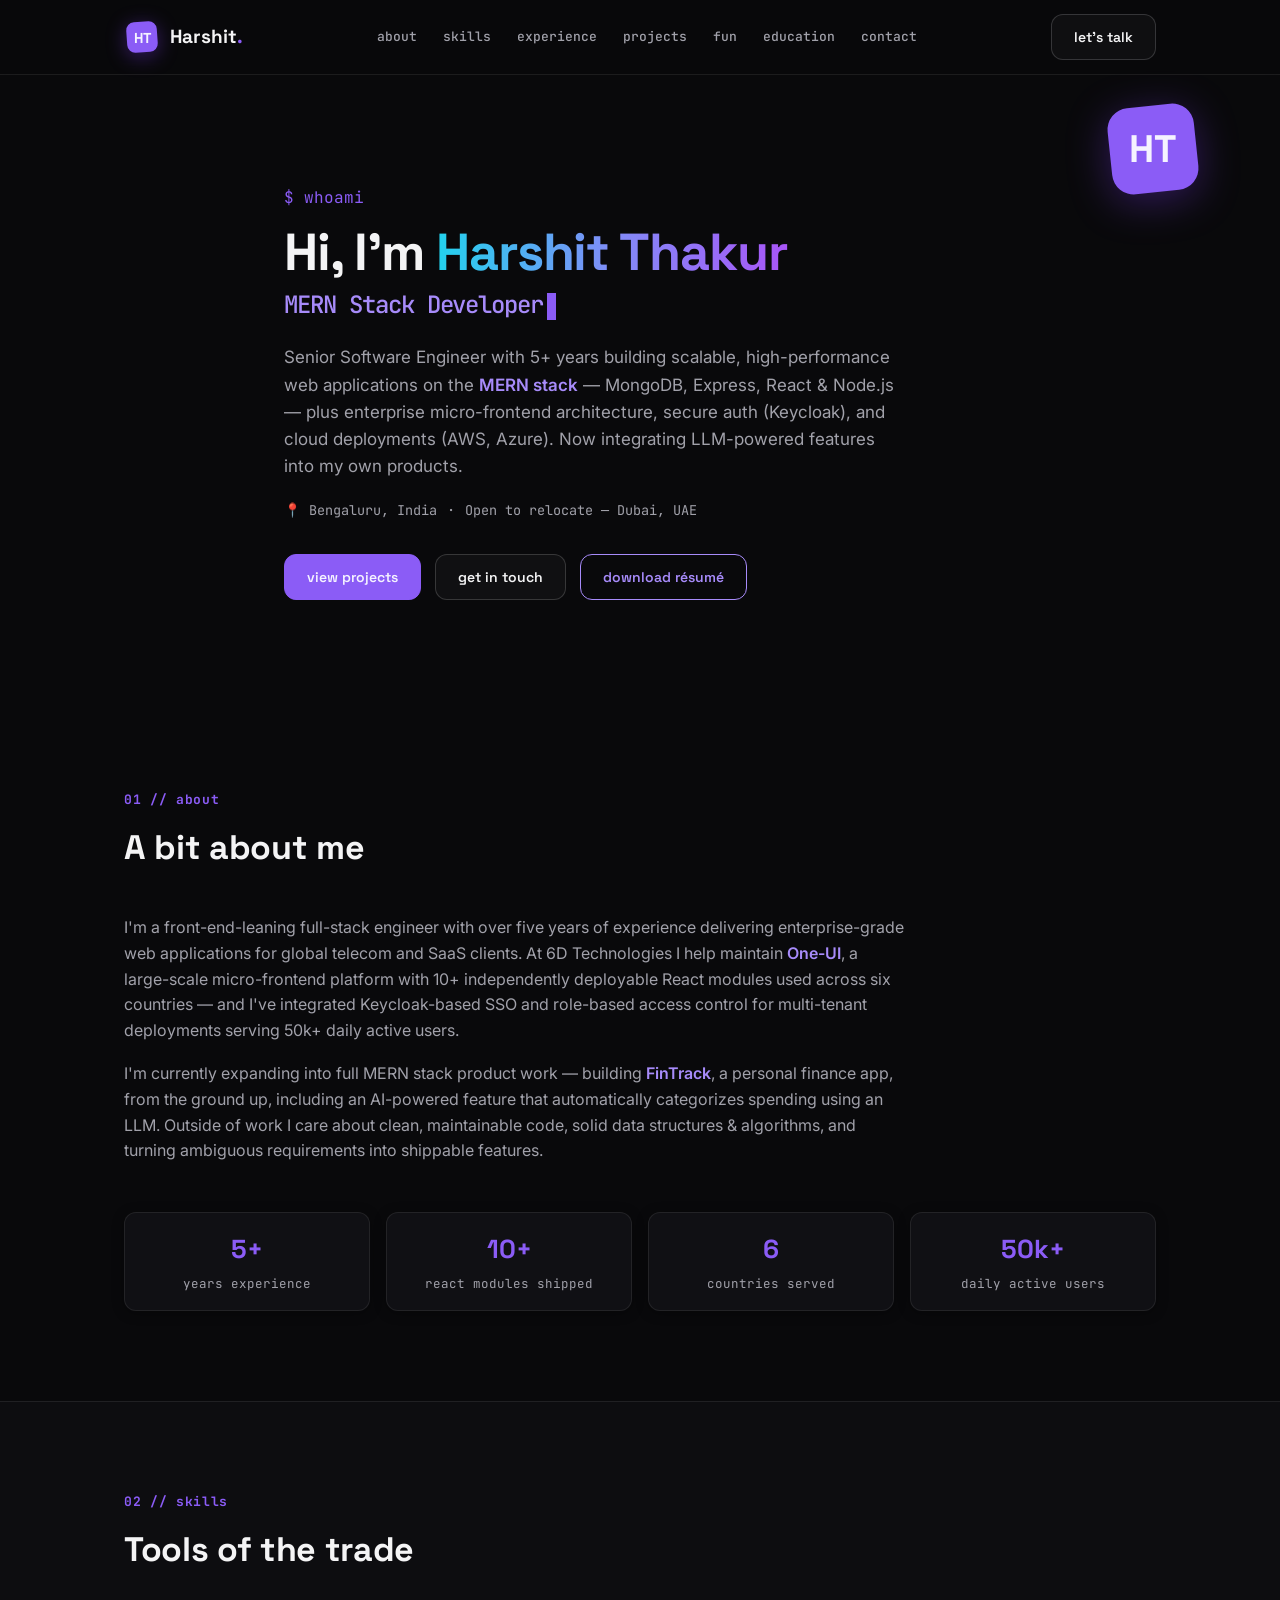
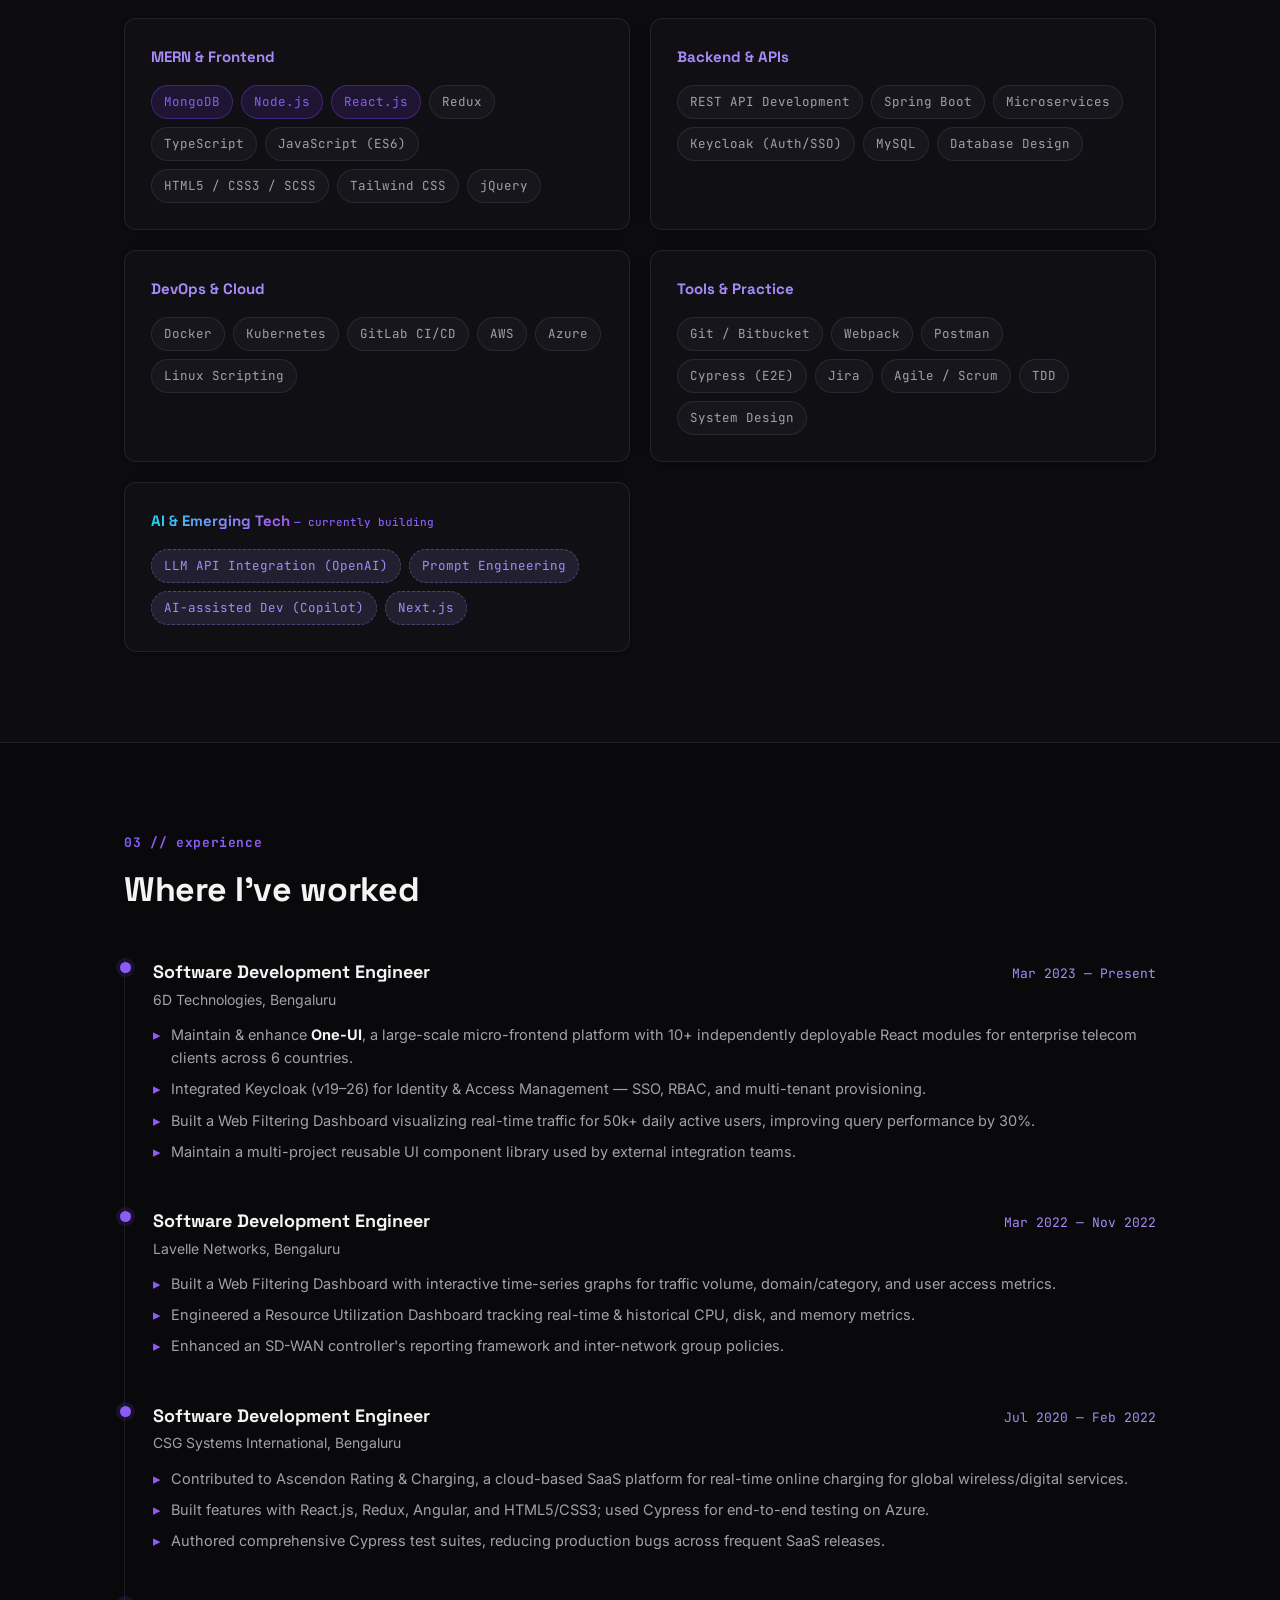
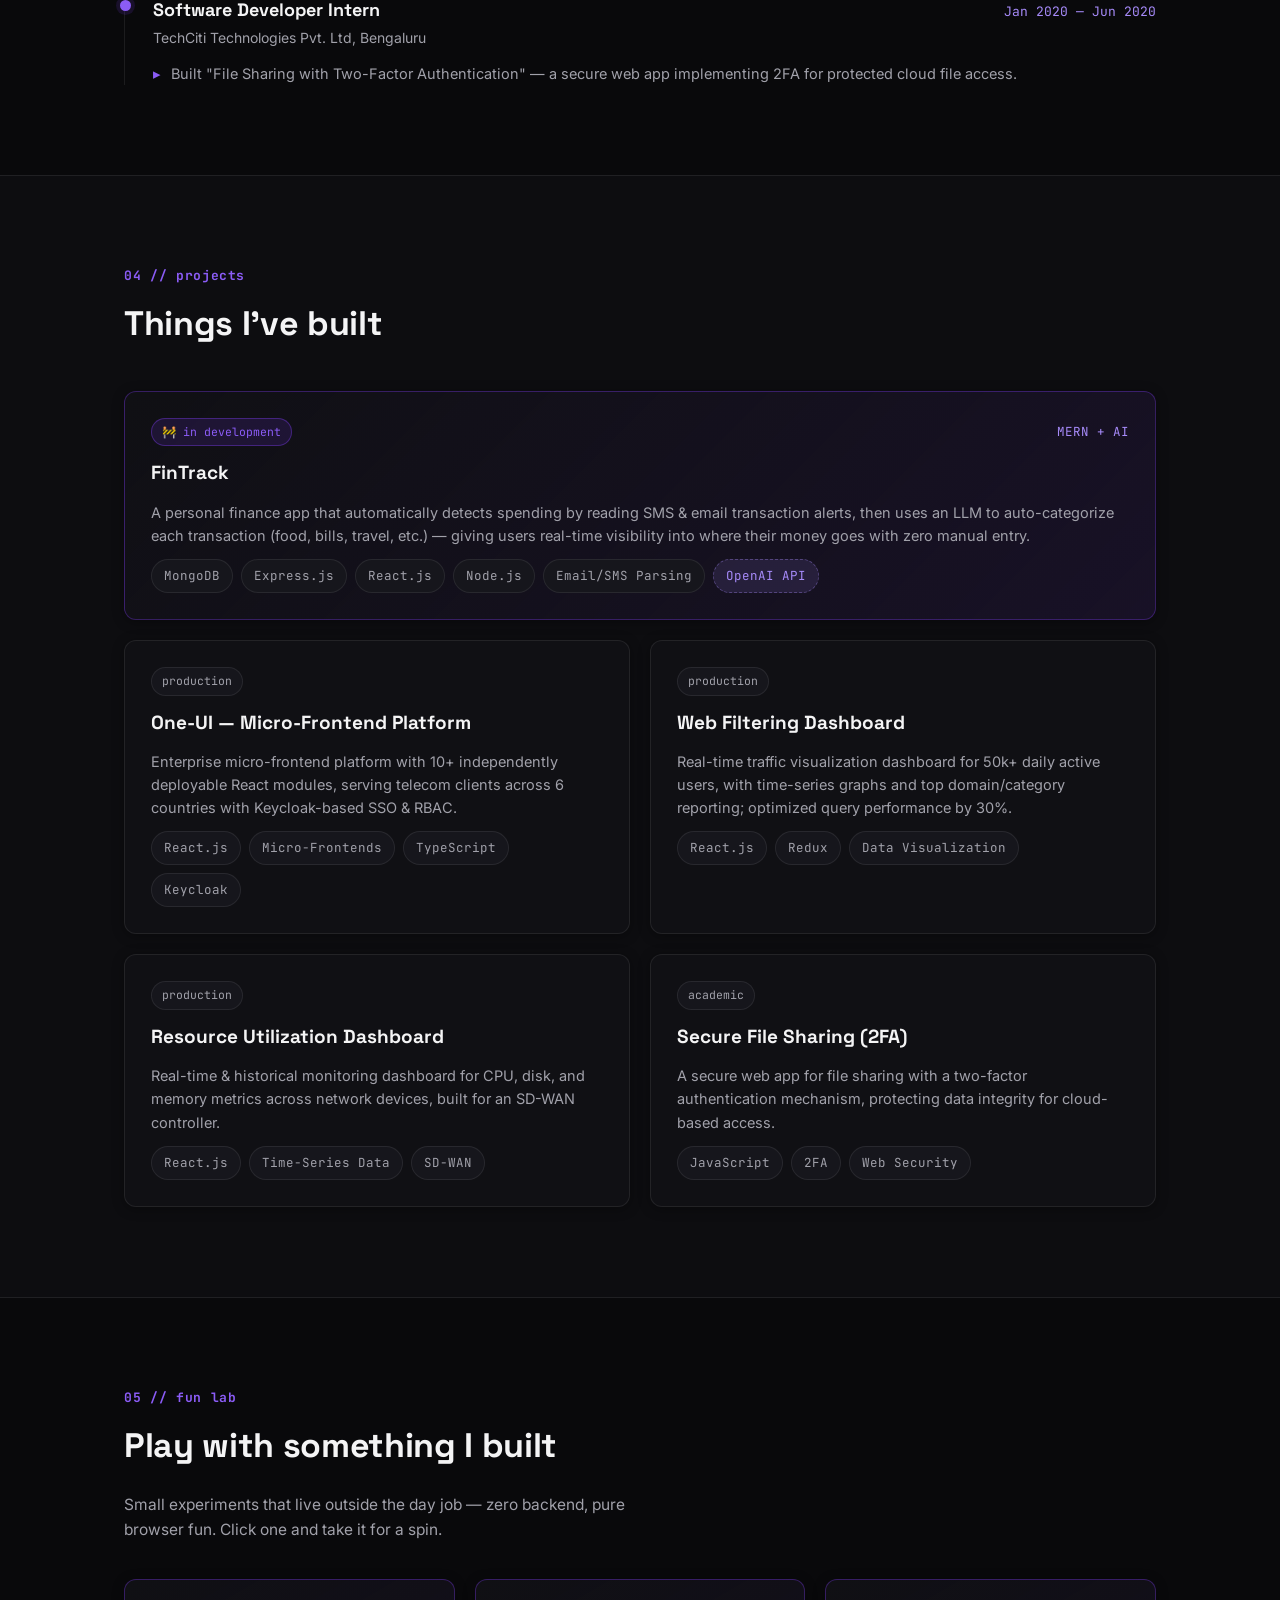
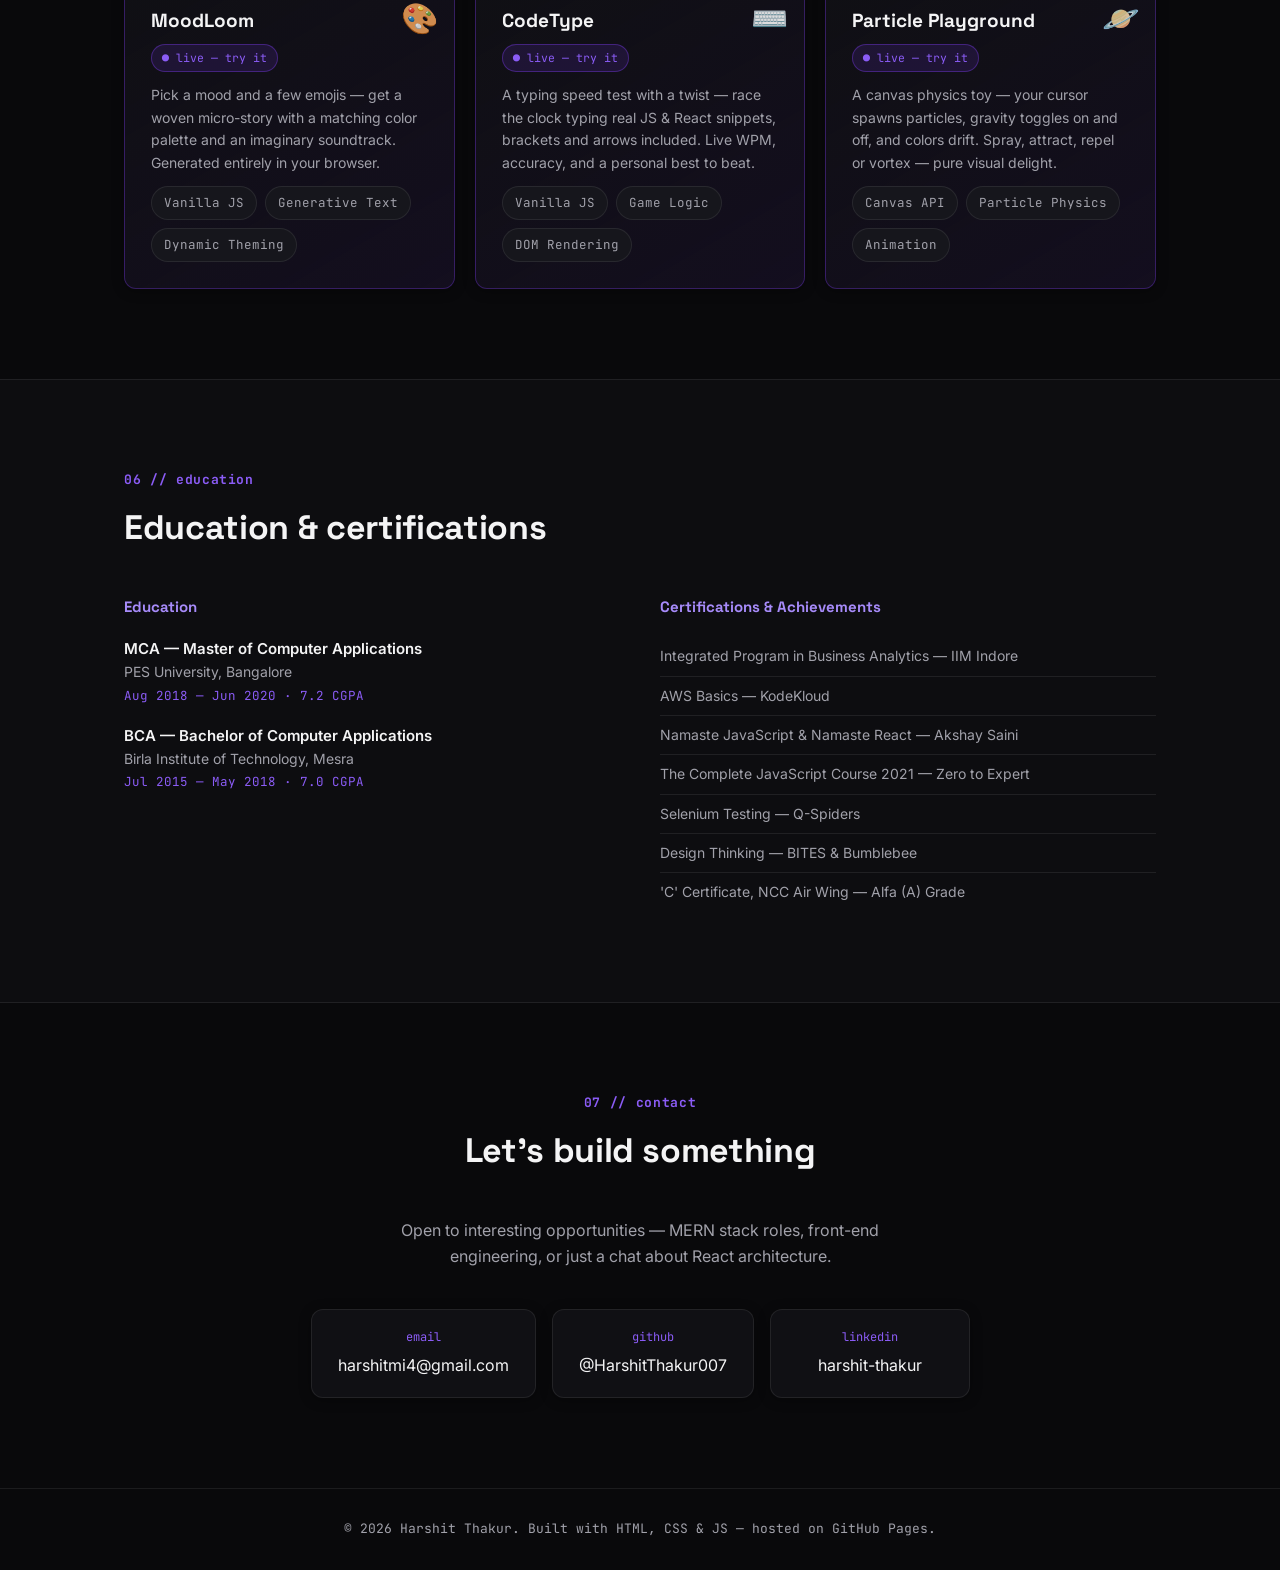
<file: index.html>
<!DOCTYPE html>
<html lang="en">
<head>
<meta charset="UTF-8">
<meta name="viewport" content="width=device-width, initial-scale=1.0">
<title>Harshit Thakur — MERN Stack Developer</title>
<meta name="description" content="Portfolio of Harshit Thakur, Senior Software Engineer & MERN Stack Developer based in Bengaluru.">
<link rel="icon" href="data:image/svg+xml,%3Csvg xmlns='http://www.w3.org/2000/svg' viewBox='0 0 40 40'%3E%3Crect x='3' y='3' width='34' height='34' rx='8' fill='%238B5CF6'/%3E%3Ctext x='20' y='27' font-family='Arial, sans-serif' font-weight='800' font-size='15' fill='%23F5F3FF' text-anchor='middle'%3EHT%3C/text%3E%3C/svg%3E">
<meta name="theme-color" content="#09090b">
<link rel="preconnect" href="https://fonts.googleapis.com">
<link href="https://fonts.googleapis.com/css2?family=Space+Grotesk:wght@500;600;700;800&family=JetBrains+Mono:wght@400;500;700;800&family=Inter:wght@400;500;600;700&display=swap" rel="stylesheet">
<link rel="stylesheet" href="style.css">
</head>
<body>

<!-- NAV -->
<header class="nav" id="nav">
  <div class="nav-inner">
    <a href="#home" class="logo">
      <span class="logo-mark" aria-hidden="true">
        <svg viewBox="0 0 40 40" width="36" height="36">
          <rect x="3" y="3" width="34" height="34" rx="9" style="fill:var(--accent);" transform="rotate(-4 20 20)"/>
          <text x="20" y="27" font-family="'Space Grotesk', sans-serif" font-weight="800" font-size="16" style="fill:var(--on-accent);" text-anchor="middle">HT</text>
        </svg>
      </span>
      <span class="logo-word">Harshit<span class="accent">.</span></span>
    </a>
    <nav class="nav-links" id="navLinks">
      <a href="#about">about</a>
      <a href="#skills">skills</a>
      <a href="#experience">experience</a>
      <a href="#projects">projects</a>
      <a href="#fun">fun</a>
      <a href="#education">education</a>
      <a href="#contact">contact</a>
    </nav>
    <a href="#contact" class="btn btn-ghost nav-cta">let's talk</a>
    <button class="nav-toggle" id="navToggle" aria-label="Toggle menu">
      <span></span><span></span><span></span>
    </button>
  </div>
</header>

<main>

  <!-- HERO -->
  <section class="hero" id="home">
    <div class="hero-badge reveal" aria-hidden="true">
      <svg viewBox="0 0 120 120" width="100" height="100">
        <rect x="8" y="8" width="104" height="104" rx="26" style="fill:var(--accent);" transform="rotate(-6 60 60)"/>
        <text x="60" y="76" font-family="'Space Grotesk', sans-serif" font-weight="800" font-size="46" style="fill:var(--on-accent);" text-anchor="middle">HT</text>
      </svg>
    </div>
    <div class="container hero-inner">
      <p class="mono accent reveal">$ whoami</p>
      <h1 class="reveal">
        Hi, I'm <span class="gradient-text">Harshit Thakur</span>
        <span class="typewriter" id="typewriter"></span>
      </h1>
      <p class="hero-sub reveal">
        Senior Software Engineer with 5+ years building scalable, high-performance web
        applications on the <strong>MERN stack</strong> — MongoDB, Express, React &amp; Node.js —
        plus enterprise micro-frontend architecture, secure auth (Keycloak), and cloud
        deployments (AWS, Azure). Now integrating LLM-powered features into my own products.
      </p>
      <div class="hero-meta reveal">
        <span>📍 Bengaluru, India</span>
        <span>·</span>
        <span>Open to relocate — Dubai, UAE</span>
      </div>
      <div class="hero-actions reveal">
        <a href="#projects" class="btn btn-primary">view projects</a>
        <a href="#contact" class="btn btn-ghost">get in touch</a>
        <a href="Harshit-Thakur-Resume.pdf" class="btn btn-outline" download>download résumé</a>
      </div>
    </div>
  </section>

  <!-- ABOUT -->
  <section class="section" id="about">
    <div class="container">
      <p class="section-tag mono">01 // about</p>
      <h2 class="section-title">A bit about me</h2>
      <div class="about-grid">
        <p class="about-text reveal">
          I'm a front-end-leaning full-stack engineer with over five years of experience
          delivering enterprise-grade web applications for global telecom and SaaS clients.
          At 6D Technologies I help maintain <strong>One-UI</strong>, a large-scale micro-frontend
          platform with 10+ independently deployable React modules used across six countries —
          and I've integrated Keycloak-based SSO and role-based access control for multi-tenant
          deployments serving 50k+ daily active users.
        </p>
        <p class="about-text reveal">
          I'm currently expanding into full MERN stack product work — building
          <strong>FinTrack</strong>, a personal finance app, from the ground up, including an
          AI-powered feature that automatically categorizes spending using an LLM. Outside of
          work I care about clean, maintainable code, solid data structures &amp; algorithms, and
          turning ambiguous requirements into shippable features.
        </p>
      </div>
      <div class="stat-row reveal">
        <div class="stat"><span class="stat-num">5+</span><span class="stat-label">years experience</span></div>
        <div class="stat"><span class="stat-num">10+</span><span class="stat-label">react modules shipped</span></div>
        <div class="stat"><span class="stat-num">6</span><span class="stat-label">countries served</span></div>
        <div class="stat"><span class="stat-num">50k+</span><span class="stat-label">daily active users</span></div>
      </div>
    </div>
  </section>

  <!-- SKILLS -->
  <section class="section section-alt" id="skills">
    <div class="container">
      <p class="section-tag mono">02 // skills</p>
      <h2 class="section-title">Tools of the trade</h2>
      <div class="skills-grid">

        <div class="skill-card reveal">
          <h3>MERN &amp; Frontend</h3>
          <div class="chips">
            <span class="chip chip-accent">MongoDB</span>
            <span class="chip chip-accent">Node.js</span>
            <span class="chip chip-accent">React.js</span>
            <span class="chip">Redux</span>
            <span class="chip">TypeScript</span>
            <span class="chip">JavaScript (ES6)</span>
            <span class="chip">HTML5 / CSS3 / SCSS</span>
            <span class="chip">Tailwind CSS</span>
            <span class="chip">jQuery</span>
          </div>
        </div>

        <div class="skill-card reveal">
          <h3>Backend &amp; APIs</h3>
          <div class="chips">
            <span class="chip">REST API Development</span>
            <span class="chip">Spring Boot</span>
            <span class="chip">Microservices</span>
            <span class="chip">Keycloak (Auth/SSO)</span>
            <span class="chip">MySQL</span>
            <span class="chip">Database Design</span>
          </div>
        </div>

        <div class="skill-card reveal">
          <h3>DevOps &amp; Cloud</h3>
          <div class="chips">
            <span class="chip">Docker</span>
            <span class="chip">Kubernetes</span>
            <span class="chip">GitLab CI/CD</span>
            <span class="chip">AWS</span>
            <span class="chip">Azure</span>
            <span class="chip">Linux Scripting</span>
          </div>
        </div>

        <div class="skill-card reveal">
          <h3>Tools &amp; Practice</h3>
          <div class="chips">
            <span class="chip">Git / Bitbucket</span>
            <span class="chip">Webpack</span>
            <span class="chip">Postman</span>
            <span class="chip">Cypress (E2E)</span>
            <span class="chip">Jira</span>
            <span class="chip">Agile / Scrum</span>
            <span class="chip">TDD</span>
            <span class="chip">System Design</span>
          </div>
        </div>

        <div class="skill-card reveal">
          <h3><span class="gradient-text">AI &amp; Emerging Tech</span> <span class="mono skill-card-note">— currently building</span></h3>
          <div class="chips">
            <span class="chip chip-learning">LLM API Integration (OpenAI)</span>
            <span class="chip chip-learning">Prompt Engineering</span>
            <span class="chip chip-learning">AI-assisted Dev (Copilot)</span>
            <span class="chip chip-learning">Next.js</span>
          </div>
        </div>

      </div>
    </div>
  </section>

  <!-- EXPERIENCE -->
  <section class="section" id="experience">
    <div class="container">
      <p class="section-tag mono">03 // experience</p>
      <h2 class="section-title">Where I've worked</h2>

      <div class="timeline">

        <div class="tl-item reveal">
          <div class="tl-dot"></div>
          <div class="tl-content">
            <div class="tl-head">
              <h3>Software Development Engineer</h3>
              <span class="tl-date">Mar 2023 — Present</span>
            </div>
            <p class="tl-org">6D Technologies, Bengaluru</p>
            <ul>
              <li>Maintain &amp; enhance <strong>One-UI</strong>, a large-scale micro-frontend platform with 10+ independently deployable React modules for enterprise telecom clients across 6 countries.</li>
              <li>Integrated Keycloak (v19–26) for Identity &amp; Access Management — SSO, RBAC, and multi-tenant provisioning.</li>
              <li>Built a Web Filtering Dashboard visualizing real-time traffic for 50k+ daily active users, improving query performance by 30%.</li>
              <li>Maintain a multi-project reusable UI component library used by external integration teams.</li>
            </ul>
          </div>
        </div>

        <div class="tl-item reveal">
          <div class="tl-dot"></div>
          <div class="tl-content">
            <div class="tl-head">
              <h3>Software Development Engineer</h3>
              <span class="tl-date">Mar 2022 — Nov 2022</span>
            </div>
            <p class="tl-org">Lavelle Networks, Bengaluru</p>
            <ul>
              <li>Built a Web Filtering Dashboard with interactive time-series graphs for traffic volume, domain/category, and user access metrics.</li>
              <li>Engineered a Resource Utilization Dashboard tracking real-time &amp; historical CPU, disk, and memory metrics.</li>
              <li>Enhanced an SD-WAN controller's reporting framework and inter-network group policies.</li>
            </ul>
          </div>
        </div>

        <div class="tl-item reveal">
          <div class="tl-dot"></div>
          <div class="tl-content">
            <div class="tl-head">
              <h3>Software Development Engineer</h3>
              <span class="tl-date">Jul 2020 — Feb 2022</span>
            </div>
            <p class="tl-org">CSG Systems International, Bengaluru</p>
            <ul>
              <li>Contributed to Ascendon Rating &amp; Charging, a cloud-based SaaS platform for real-time online charging for global wireless/digital services.</li>
              <li>Built features with React.js, Redux, Angular, and HTML5/CSS3; used Cypress for end-to-end testing on Azure.</li>
              <li>Authored comprehensive Cypress test suites, reducing production bugs across frequent SaaS releases.</li>
            </ul>
          </div>
        </div>

        <div class="tl-item reveal">
          <div class="tl-dot"></div>
          <div class="tl-content">
            <div class="tl-head">
              <h3>Software Developer Intern</h3>
              <span class="tl-date">Jan 2020 — Jun 2020</span>
            </div>
            <p class="tl-org">TechCiti Technologies Pvt. Ltd, Bengaluru</p>
            <ul>
              <li>Built "File Sharing with Two-Factor Authentication" — a secure web app implementing 2FA for protected cloud file access.</li>
            </ul>
          </div>
        </div>

      </div>
    </div>
  </section>

  <!-- PROJECTS -->
  <section class="section section-alt" id="projects">
    <div class="container">
      <p class="section-tag mono">04 // projects</p>
      <h2 class="section-title">Things I've built</h2>

      <div class="project-grid">

        <article class="project-card project-card-featured reveal">
          <div class="project-top">
            <span class="badge badge-live">🚧 in development</span>
            <span class="mono project-stack-tag">MERN + AI</span>
          </div>
          <h3>FinTrack</h3>
          <p>
            A personal finance app that automatically detects spending by reading SMS &amp; email
            transaction alerts, then uses an LLM to auto-categorize each transaction (food,
            bills, travel, etc.) — giving users real-time visibility into where their money goes
            with zero manual entry.
          </p>
          <div class="chips">
            <span class="chip">MongoDB</span>
            <span class="chip">Express.js</span>
            <span class="chip">React.js</span>
            <span class="chip">Node.js</span>
            <span class="chip">Email/SMS Parsing</span>
            <span class="chip chip-learning">OpenAI API</span>
          </div>
        </article>

        <article class="project-card reveal">
          <div class="project-top">
            <span class="badge">production</span>
          </div>
          <h3>One-UI — Micro-Frontend Platform</h3>
          <p>
            Enterprise micro-frontend platform with 10+ independently deployable React modules,
            serving telecom clients across 6 countries with Keycloak-based SSO &amp; RBAC.
          </p>
          <div class="chips">
            <span class="chip">React.js</span>
            <span class="chip">Micro-Frontends</span>
            <span class="chip">TypeScript</span>
            <span class="chip">Keycloak</span>
          </div>
        </article>

        <article class="project-card reveal">
          <div class="project-top">
            <span class="badge">production</span>
          </div>
          <h3>Web Filtering Dashboard</h3>
          <p>
            Real-time traffic visualization dashboard for 50k+ daily active users, with
            time-series graphs and top domain/category reporting; optimized query performance by 30%.
          </p>
          <div class="chips">
            <span class="chip">React.js</span>
            <span class="chip">Redux</span>
            <span class="chip">Data Visualization</span>
          </div>
        </article>

        <article class="project-card reveal">
          <div class="project-top">
            <span class="badge">production</span>
          </div>
          <h3>Resource Utilization Dashboard</h3>
          <p>
            Real-time &amp; historical monitoring dashboard for CPU, disk, and memory metrics
            across network devices, built for an SD-WAN controller.
          </p>
          <div class="chips">
            <span class="chip">React.js</span>
            <span class="chip">Time-Series Data</span>
            <span class="chip">SD-WAN</span>
          </div>
        </article>

        <article class="project-card reveal">
          <div class="project-top">
            <span class="badge">academic</span>
          </div>
          <h3>Secure File Sharing (2FA)</h3>
          <p>
            A secure web app for file sharing with a two-factor authentication mechanism,
            protecting data integrity for cloud-based access.
          </p>
          <div class="chips">
            <span class="chip">JavaScript</span>
            <span class="chip">2FA</span>
            <span class="chip">Web Security</span>
          </div>
        </article>

      </div>
    </div>
  </section>

  <!-- FUN LAB -->
  <section class="section" id="fun">
    <div class="container">
      <p class="section-tag mono">05 // fun lab</p>
      <h2 class="section-title">Play with something I built</h2>
      <p class="fun-sub reveal">
        Small experiments that live outside the day job — zero backend, pure browser fun.
        Click one and take it for a spin.
      </p>

      <div class="fun-grid">

        <a href="fun/mood-story.html" class="fun-card reveal">
          <span class="fun-icon" aria-hidden="true">🎨</span>
          <div class="fun-top">
            <h3>MoodLoom</h3>
            <span class="badge badge-live">● live — try it</span>
          </div>
          <p>
            Pick a mood and a few emojis — get a woven micro-story with a matching color
            palette and an imaginary soundtrack. Generated entirely in your browser.
          </p>
          <div class="chips">
            <span class="chip">Vanilla JS</span>
            <span class="chip">Generative Text</span>
            <span class="chip">Dynamic Theming</span>
          </div>
        </a>

        <a href="fun/codetype.html" class="fun-card reveal">
          <span class="fun-icon" aria-hidden="true">⌨️</span>
          <div class="fun-top">
            <h3>CodeType</h3>
            <span class="badge badge-live">● live — try it</span>
          </div>
          <p>
            A typing speed test with a twist — race the clock typing real JS &amp; React
            snippets, brackets and arrows included. Live WPM, accuracy, and a personal best to beat.
          </p>
          <div class="chips">
            <span class="chip">Vanilla JS</span>
            <span class="chip">Game Logic</span>
            <span class="chip">DOM Rendering</span>
          </div>
        </a>

        <a href="fun/particles.html" class="fun-card reveal">
          <span class="fun-icon" aria-hidden="true">🪐</span>
          <div class="fun-top">
            <h3>Particle Playground</h3>
            <span class="badge badge-live">● live — try it</span>
          </div>
          <p>
            A canvas physics toy — your cursor spawns particles, gravity toggles on and off,
            and colors drift. Spray, attract, repel or vortex — pure visual delight.
          </p>
          <div class="chips">
            <span class="chip">Canvas API</span>
            <span class="chip">Particle Physics</span>
            <span class="chip">Animation</span>
          </div>
        </a>

      </div>
    </div>
  </section>

  <!-- EDUCATION / CERTS -->
  <section class="section section-alt" id="education">
    <div class="container">
      <p class="section-tag mono">06 // education</p>
      <h2 class="section-title">Education &amp; certifications</h2>

      <div class="edu-grid">
        <div class="edu-col reveal">
          <h3>Education</h3>
          <div class="edu-item">
            <p class="edu-degree">MCA — Master of Computer Applications</p>
            <p class="edu-school">PES University, Bangalore</p>
            <p class="edu-date">Aug 2018 — Jun 2020 · 7.2 CGPA</p>
          </div>
          <div class="edu-item">
            <p class="edu-degree">BCA — Bachelor of Computer Applications</p>
            <p class="edu-school">Birla Institute of Technology, Mesra</p>
            <p class="edu-date">Jul 2015 — May 2018 · 7.0 CGPA</p>
          </div>
        </div>
        <div class="edu-col reveal">
          <h3>Certifications &amp; Achievements</h3>
          <ul class="cert-list">
            <li>Integrated Program in Business Analytics — IIM Indore</li>
            <li>AWS Basics — KodeKloud</li>
            <li>Namaste JavaScript &amp; Namaste React — Akshay Saini</li>
            <li>The Complete JavaScript Course 2021 — Zero to Expert</li>
            <li>Selenium Testing — Q-Spiders</li>
            <li>Design Thinking — BITES &amp; Bumblebee</li>
            <li>'C' Certificate, NCC Air Wing — Alfa (A) Grade</li>
          </ul>
        </div>
      </div>
    </div>
  </section>

  <!-- CONTACT -->
  <section class="section" id="contact">
    <div class="container contact-inner">
      <p class="section-tag mono">07 // contact</p>
      <h2 class="section-title">Let's build something</h2>
      <p class="contact-sub reveal">
        Open to interesting opportunities — MERN stack roles, front-end engineering, or just a chat about React architecture.
      </p>
      <div class="contact-links reveal">
        <a href="mailto:harshitmi4@gmail.com" class="contact-card">
          <span class="contact-label mono">email</span>
          <span>harshitmi4@gmail.com</span>
        </a>
        <a href="https://github.com/HarshitThakur007" target="_blank" rel="noopener" class="contact-card">
          <span class="contact-label mono">github</span>
          <span>@HarshitThakur007</span>
        </a>
        <a href="https://www.linkedin.com/in/harshit-thakur-44118b173/" target="_blank" rel="noopener" class="contact-card">
          <span class="contact-label mono">linkedin</span>
          <span>harshit-thakur</span>
        </a>
      </div>
    </div>
  </section>

</main>

<footer class="footer">
  <div class="container footer-inner">
    <p class="mono">© <span id="year"></span> Harshit Thakur. Built with HTML, CSS &amp; JS — hosted on GitHub Pages.</p>
  </div>
</footer>

<script src="script.js"></script>
</body>
</html>
</file>
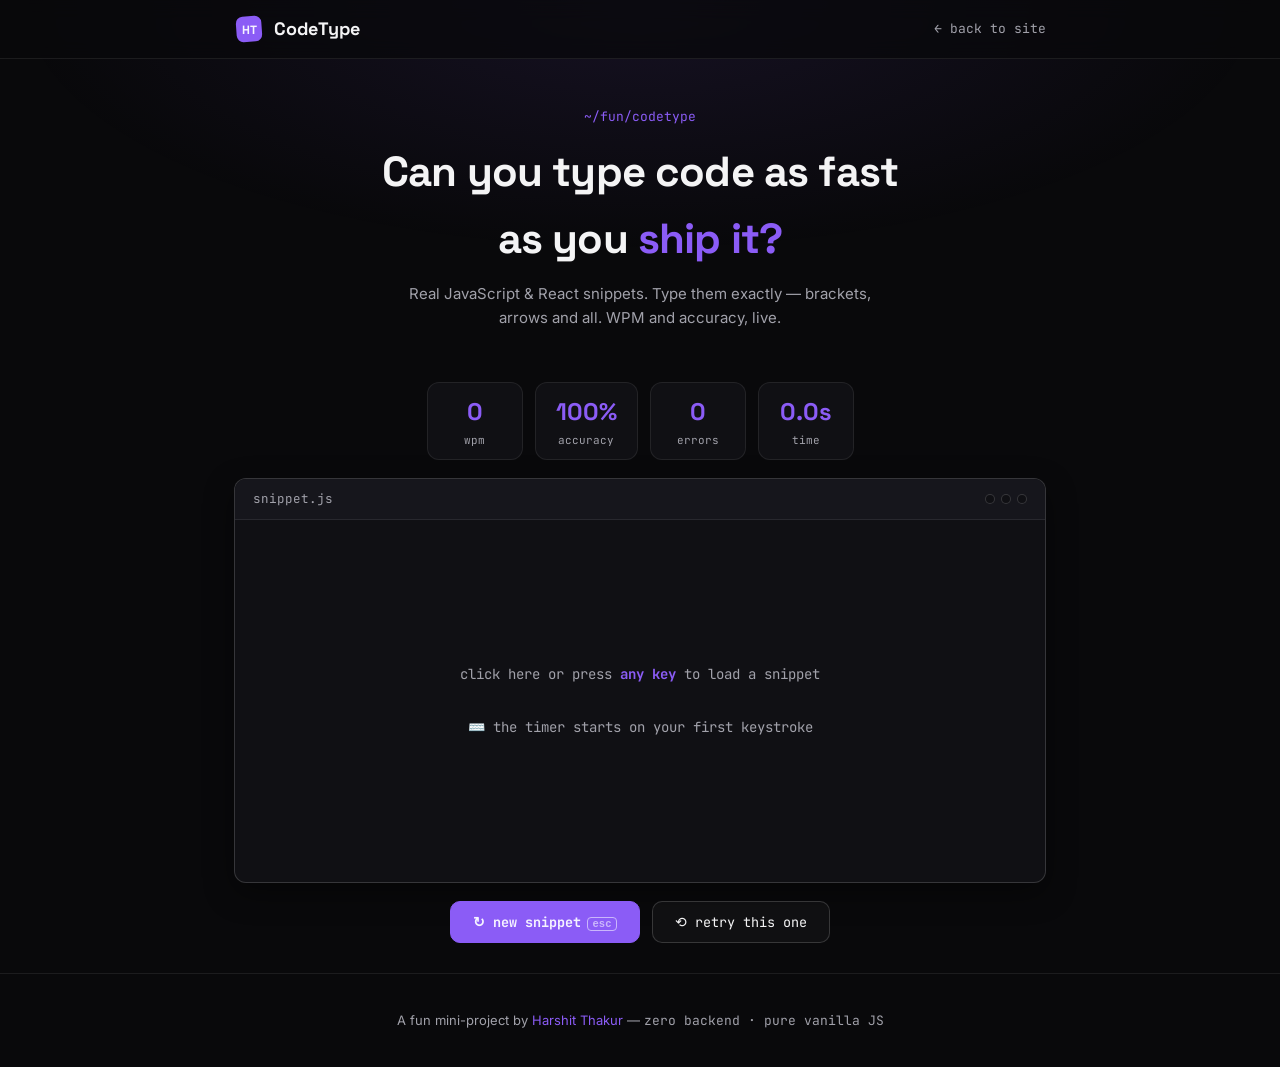
<file: fun/codetype.html>
<!DOCTYPE html>
<html lang="en">
<head>
<meta charset="UTF-8">
<meta name="viewport" content="width=device-width, initial-scale=1.0">
<title>CodeType — type real JS &amp; React code against the clock | Harshit Thakur</title>
<meta name="description" content="A typing speed test with a twist — race the clock typing real JavaScript & React snippets. WPM, accuracy, and bragging rights. By Harshit Thakur.">
<link rel="icon" href="data:image/svg+xml,%3Csvg xmlns='http://www.w3.org/2000/svg' viewBox='0 0 40 40'%3E%3Crect x='3' y='3' width='34' height='34' rx='8' fill='%238B5CF6'/%3E%3Ctext x='20' y='27' font-family='Arial, sans-serif' font-weight='800' font-size='15' fill='%23F5F3FF' text-anchor='middle'%3EHT%3C/text%3E%3C/svg%3E">
<meta name="theme-color" content="#09090b">
<link rel="preconnect" href="https://fonts.googleapis.com">
<link href="https://fonts.googleapis.com/css2?family=Space+Grotesk:wght@600;700;800&family=JetBrains+Mono:wght@400;500;700&family=Inter:wght@400;500;600&display=swap" rel="stylesheet">
<style>
:root {
  --bg: #09090b;
  --surface: #101014;
  --surface-2: #16161c;
  --border: rgba(255,255,255,0.08);
  --border-strong: rgba(255,255,255,0.16);
  --text: #f4f4f5;
  --text-dim: #a1a1aa;
  --accent: #8b5cf6;
  --accent-soft: rgba(139,92,246,0.14);
  --accent-2: #a78bfa;
  --good: #4ade80;
  --bad: #f87171;
  --on-accent: #f5f3ff;
  --display: 'Space Grotesk', sans-serif;
  --mono: 'JetBrains Mono', monospace;
  --sans: 'Inter', sans-serif;
  --radius: 12px;
  --max-w: 860px;
}
* { margin:0; padding:0; box-sizing:border-box; }
body {
  background: var(--bg);
  color: var(--text);
  font-family: var(--sans);
  line-height: 1.6;
  min-height: 100vh;
}
body::before {
  content:'';
  position: fixed; inset: 0;
  background: radial-gradient(ellipse 70% 40% at 50% 0%, rgba(139,92,246,0.10), transparent 70%);
  pointer-events: none;
}
.container { max-width: var(--max-w); margin: 0 auto; padding: 0 24px; position: relative; }
.mono { font-family: var(--mono); }

.nav { position: sticky; top:0; z-index:50; background: rgba(9,9,11,0.75); backdrop-filter: blur(10px); border-bottom:1px solid var(--border); }
.nav-inner { max-width: var(--max-w); margin:0 auto; padding:14px 24px; display:flex; align-items:center; justify-content:space-between; }
.logo { display:flex; align-items:center; gap:10px; font-family:var(--display); font-weight:700; font-size:18px; color:var(--text); text-decoration:none; }
.back-link { font-family: var(--mono); font-size:13px; color: var(--text-dim); text-decoration:none; }
.back-link:hover { color: var(--accent); }

.hero { padding: 48px 0 26px; text-align:center; }
.hero-tag { font-family: var(--mono); color: var(--accent); font-size: 13px; margin-bottom: 10px; }
.hero h1 { font-family: var(--display); font-size: clamp(28px,5vw,42px); font-weight:800; letter-spacing:-0.02em; margin-bottom:10px; }
.hero-sub { color: var(--text-dim); max-width: 480px; margin: 0 auto; font-size: 15px; }

/* stats bar */
.statbar {
  display:flex; justify-content:center; gap:12px; flex-wrap:wrap;
  margin: 26px 0 18px;
}
.stat {
  background: var(--surface); border:1px solid var(--border); border-radius: var(--radius);
  padding: 10px 20px; text-align:center; min-width: 96px;
}
.stat .v { font-family: var(--display); font-size: 24px; font-weight: 800; color: var(--accent); }
.stat .l { font-family: var(--mono); font-size: 11px; color: var(--text-dim); }

/* code card */
.code-card {
  background: var(--surface); border:1px solid var(--border-strong); border-radius: var(--radius);
  padding: 0; overflow:hidden; margin-bottom: 18px;
  box-shadow: 0 10px 30px rgba(0,0,0,0.4);
}
.code-head {
  display:flex; align-items:center; justify-content:space-between;
  padding: 10px 18px; border-bottom: 1px solid var(--border); background: var(--surface-2);
}
.code-title { font-family: var(--mono); font-size: 12.5px; color: var(--text-dim); }
.dots { display:flex; gap:6px; }
.dots span { width:10px; height:10px; border-radius:50%; background: var(--surface); border:1px solid var(--border-strong); }
.code-body {
  font-family: var(--mono); font-size: 15.5px; line-height: 1.9;
  padding: 22px 24px; white-space: pre-wrap; word-break: break-all;
  min-height: 180px; cursor: text; outline: none;
}
.code-body span { border-radius: 2px; }
.code-body .ok { color: var(--good); }
.code-body .err { color: var(--bad); background: rgba(248,113,113,0.15); }
.code-body .cur { background: var(--accent); color: var(--on-accent); animation: pulse 1s step-end infinite; }
@keyframes pulse { 50% { background: transparent; color: inherit; outline: 1px solid var(--accent); } }
.code-body .pend { color: var(--text-dim); opacity: 0.65; }

.overlay-msg {
  text-align:center; padding: 60px 20px; color: var(--text-dim); font-family: var(--mono); font-size: 14px;
}
.overlay-msg b { color: var(--accent); }

/* controls */
.controls { display:flex; justify-content:center; gap:12px; flex-wrap:wrap; margin-bottom: 30px; }
.btn {
  font-family: var(--mono); font-size: 13.5px;
  background: rgba(255,255,255,0.03); color: var(--text);
  border: 1px solid var(--border-strong); border-radius: 10px;
  padding: 11px 22px; cursor:pointer; transition: all 0.15s ease;
}
.btn:hover { border-color: var(--accent); color: var(--accent); transform: translateY(-2px); }
.btn-primary { background: var(--accent); color: var(--on-accent); border-color: var(--accent); font-weight: 700; }
.btn-primary:hover { background: var(--accent-2); color: var(--on-accent); }
kbd { font-size: 10.5px; opacity: 0.6; border:1px solid currentColor; border-radius:4px; padding:0 5px; margin-left:6px; }

/* results */
.results {
  display:none; text-align:center;
  background: linear-gradient(150deg, var(--surface) 0%, var(--accent-soft) 140%);
  border: 1px solid var(--border-strong); border-radius: var(--radius);
  padding: 30px; margin-bottom: 22px;
  animation: rise 0.4s ease;
}
.results.show { display:block; }
@keyframes rise { from { opacity:0; transform: translateY(12px);} to { opacity:1; transform:none;} }
.res-title { font-family: var(--display); font-size: 24px; font-weight: 800; margin-bottom: 4px; }
.res-verdict { font-family: var(--mono); font-size: 13px; color: var(--accent-2); margin-bottom: 20px; }
.res-grid { display:flex; justify-content:center; gap: 14px; flex-wrap:wrap; margin-bottom: 8px; }
.res-stat { min-width: 110px; }
.res-stat .v { font-family: var(--display); font-size: 34px; font-weight: 800; color: var(--accent); }
.res-stat .l { font-family: var(--mono); font-size: 11.5px; color: var(--text-dim); }
.pb { font-family: var(--mono); font-size: 12.5px; color: var(--text-dim); margin-top: 10px; }
.pb b { color: var(--good); }

.footer { padding: 36px 0; border-top:1px solid var(--border); margin-top: 30px; text-align:center; color: var(--text-dim); font-size: 13px; }
.footer a { color: var(--accent); text-decoration: none; }

@media (max-width: 600px) {
  .container { padding: 0 16px; }
  .code-body { font-size: 13.5px; padding: 16px; }
  .stat { padding: 8px 14px; min-width: 80px; }
  .stat .v { font-size: 19px; }
}
</style>
</head>
<body>

<header class="nav">
  <div class="nav-inner">
    <a href="../index.html" class="logo">
      <svg viewBox="0 0 40 40" width="30" height="30"><rect x="3" y="3" width="34" height="34" rx="9" fill="#8b5cf6" transform="rotate(-4 20 20)"/><text x="20" y="27" font-family="'Space Grotesk',sans-serif" font-weight="800" font-size="16" fill="#f5f3ff" text-anchor="middle">HT</text></svg>
      <span>CodeType</span>
    </a>
    <a href="../index.html#fun" class="back-link">← back to site</a>
  </div>
</header>

<main class="container">

  <section class="hero">
    <p class="hero-tag mono">~/fun/codetype</p>
    <h1>Can you type code as fast<br>as you <span style="color:var(--accent);">ship it?</span></h1>
    <p class="hero-sub">Real JavaScript &amp; React snippets. Type them exactly — brackets, arrows and all. WPM and accuracy, live.</p>
  </section>

  <div class="statbar">
    <div class="stat"><div class="v" id="sWpm">0</div><div class="l">wpm</div></div>
    <div class="stat"><div class="v" id="sAcc">100%</div><div class="l">accuracy</div></div>
    <div class="stat"><div class="v" id="sErr">0</div><div class="l">errors</div></div>
    <div class="stat"><div class="v" id="sTime">0.0s</div><div class="l">time</div></div>
  </div>

  <div class="results" id="results">
    <p class="res-title" id="resTitle">Snippet complete!</p>
    <p class="res-verdict" id="resVerdict"></p>
    <div class="res-grid">
      <div class="res-stat"><div class="v" id="rWpm">0</div><div class="l">words / min</div></div>
      <div class="res-stat"><div class="v" id="rAcc">0%</div><div class="l">accuracy</div></div>
      <div class="res-stat"><div class="v" id="rTime">0s</div><div class="l">time</div></div>
    </div>
    <p class="pb" id="pbLine"></p>
  </div>

  <div class="code-card">
    <div class="code-head">
      <span class="code-title" id="snippetTitle">snippet.js</span>
      <div class="dots"><span></span><span></span><span></span></div>
    </div>
    <div class="code-body" id="codeBody" tabindex="0">
      <div class="overlay-msg" id="startMsg">click here or press <b>any key</b> to load a snippet<br><br>⌨️ the timer starts on your first keystroke</div>
    </div>
  </div>

  <div class="controls">
    <button class="btn btn-primary" id="newBtn">↻ new snippet<kbd>esc</kbd></button>
    <button class="btn" id="retryBtn">⟲ retry this one</button>
  </div>

</main>

<footer class="footer">
  <div class="container">
    <p>A fun mini-project by <a href="../index.html">Harshit Thakur</a> — <span class="mono">zero backend · pure vanilla JS</span></p>
  </div>
</footer>

<script>
(function(){
'use strict';

const SNIPPETS = [
  { t:'debounce.js', c:'const debounce = (fn, ms) => {\n  let timer;\n  return (...args) => {\n    clearTimeout(timer);\n    timer = setTimeout(() => fn(...args), ms);\n  };\n};' },
  { t:'useToggle.jsx', c:'const useToggle = (initial = false) => {\n  const [on, setOn] = useState(initial);\n  const toggle = useCallback(() => setOn(v => !v), []);\n  return [on, toggle];\n};' },
  { t:'fetchUser.js', c:'async function fetchUser(id) {\n  const res = await fetch(`/api/users/${id}`);\n  if (!res.ok) throw new Error(res.status);\n  return res.json();\n}' },
  { t:'Button.jsx', c:'export default function Button({ label, onClick }) {\n  return (\n    <button className="btn" onClick={onClick}>\n      {label}\n    </button>\n  );\n}' },
  { t:'unique.js', c:'const unique = arr => [...new Set(arr)];\nconst flatten = arr => arr.flat(Infinity);\nconst sum = arr => arr.reduce((a, b) => a + b, 0);' },
  { t:'useFetch.jsx', c:'useEffect(() => {\n  const ctrl = new AbortController();\n  fetch(url, { signal: ctrl.signal })\n    .then(r => r.json())\n    .then(setData)\n    .catch(() => {});\n  return () => ctrl.abort();\n}, [url]);' },
  { t:'groupBy.js', c:'const groupBy = (arr, key) =>\n  arr.reduce((acc, item) => {\n    (acc[item[key]] ||= []).push(item);\n    return acc;\n  }, {});' },
  { t:'Counter.jsx', c:'function Counter() {\n  const [count, setCount] = useState(0);\n  return (\n    <button onClick={() => setCount(c => c + 1)}>\n      Count: {count}\n    </button>\n  );\n}' },
  { t:'sleep.js', c:'const sleep = ms => new Promise(r => setTimeout(r, ms));\n\nawait sleep(500);\nconsole.log("half a second later...");' },
  { t:'memo.js', c:'const memoize = fn => {\n  const cache = new Map();\n  return x => {\n    if (!cache.has(x)) cache.set(x, fn(x));\n    return cache.get(x);\n  };\n};' },
  { t:'context.jsx', c:'const ThemeContext = createContext("dark");\n\nexport const useTheme = () => {\n  const ctx = useContext(ThemeContext);\n  if (!ctx) throw new Error("No provider");\n  return ctx;\n};' },
  { t:'destructure.js', c:'const { name, skills: [first, ...rest] } = dev;\nconst clone = { ...dev, level: "senior" };\nconst getName = ({ name = "anon" } = {}) => name;' }
];

const body = document.getElementById('codeBody');
const startMsg = document.getElementById('startMsg');
const results = document.getElementById('results');

let snippet = null, chars = [], pos = 0;
let started = false, finished = false, loaded = false;
let t0 = 0, keystrokes = 0, errors = 0, timerId = null;
let lastIndex = -1;

function pick(){
  let i;
  do { i = Math.floor(Math.random() * SNIPPETS.length); } while (i === lastIndex && SNIPPETS.length > 1);
  lastIndex = i;
  return SNIPPETS[i];
}

function load(s){
  snippet = s;
  document.getElementById('snippetTitle').textContent = s.t;
  chars = s.c.split('');
  pos = 0; started = false; finished = false; loaded = true;
  keystrokes = 0; errors = 0;
  clearInterval(timerId);
  results.classList.remove('show');
  setStats(0, 100, 0, 0);
  render();
  body.focus();
}

function render(){
  let html = '';
  for (let i = 0; i < chars.length; i++) {
    const ch = chars[i];
    const shown = ch === '\n' ? '⏎\n' : ch;
    const esc = shown.replace(/&/g,'&amp;').replace(/</g,'&lt;').replace(/>/g,'&gt;');
    if (i < pos) html += '<span class="ok">' + esc + '</span>';
    else if (i === pos) html += '<span class="cur">' + esc + '</span>';
    else html += '<span class="pend">' + esc + '</span>';
  }
  body.innerHTML = html;
}

function markError(){
  const cur = body.querySelector('.cur');
  if (cur) { cur.classList.add('err'); setTimeout(() => cur.classList.remove('err'), 150); }
}

function setStats(wpm, acc, err, secs){
  document.getElementById('sWpm').textContent = Math.round(wpm);
  document.getElementById('sAcc').textContent = Math.round(acc) + '%';
  document.getElementById('sErr').textContent = err;
  document.getElementById('sTime').textContent = secs.toFixed(1) + 's';
}

function liveStats(){
  const secs = (performance.now() - t0) / 1000;
  const wpm = secs > 0 ? (pos / 5) / (secs / 60) : 0;
  const acc = keystrokes > 0 ? ((keystrokes - errors) / keystrokes) * 100 : 100;
  setStats(wpm, Math.max(acc, 0), errors, secs);
}

function verdict(wpm){
  if (wpm >= 70) return 'blazing. do you even use a keyboard or just think at the IDE?';
  if (wpm >= 50) return 'senior-level fingers. ship it. 🚀';
  if (wpm >= 35) return 'solid — faster than most code reviews get approved.';
  if (wpm >= 20) return 'steady! semicolons are the real enemy.';
  return 'hey, precision over speed. mostly.';
}

function finish(){
  finished = true;
  clearInterval(timerId);
  const secs = (performance.now() - t0) / 1000;
  const wpm = Math.round((chars.length / 5) / (secs / 60));
  const acc = Math.round(((keystrokes - errors) / keystrokes) * 100);
  liveStats();

  document.getElementById('rWpm').textContent = wpm;
  document.getElementById('rAcc').textContent = Math.max(acc, 0) + '%';
  document.getElementById('rTime').textContent = secs.toFixed(1) + 's';
  document.getElementById('resVerdict').textContent = '// ' + verdict(wpm);

  let best = 0;
  try { best = Number(localStorage.getItem('codetype_best') || 0); } catch(e) {}
  const pbLine = document.getElementById('pbLine');
  if (wpm > best) {
    try { localStorage.setItem('codetype_best', wpm); } catch(e) {}
    pbLine.innerHTML = '🏆 new personal best: <b>' + wpm + ' wpm</b>' + (best ? ' (previous: ' + best + ')' : '');
  } else {
    pbLine.innerHTML = 'personal best: <b>' + best + ' wpm</b>';
  }
  results.classList.add('show');
  results.scrollIntoView({ behavior:'smooth', block:'nearest' });
}

document.addEventListener('keydown', e => {
  if (e.metaKey || e.ctrlKey || e.altKey) return;

  if (e.key === 'Escape') { load(pick()); e.preventDefault(); return; }
  if (!loaded) { load(pick()); e.preventDefault(); return; }
  if (finished) return;

  const expected = chars[pos];
  let key = e.key;

  if (key === 'Tab') { e.preventDefault(); key = ' '; }
  if (key === 'Enter') key = '\n';
  if (key === 'Backspace') { e.preventDefault(); return; }
  if (key.length !== 1 && key !== '\n') return;
  e.preventDefault();

  if (!started) {
    started = true;
    t0 = performance.now();
    timerId = setInterval(liveStats, 100);
  }

  keystrokes++;
  if (key === expected) {
    pos++;
    if (expected === '\n') { while (pos < chars.length && chars[pos] === ' ') pos++; }
    if (pos >= chars.length) { render(); finish(); return; }
    render();
  } else {
    errors++;
    markError();
  }
});

body.addEventListener('click', () => { if (!loaded) load(pick()); body.focus(); });
document.getElementById('newBtn').addEventListener('click', () => load(pick()));
document.getElementById('retryBtn').addEventListener('click', () => { if (snippet) load(snippet); else load(pick()); });

})();
</script>
</body>
</html>
</file>
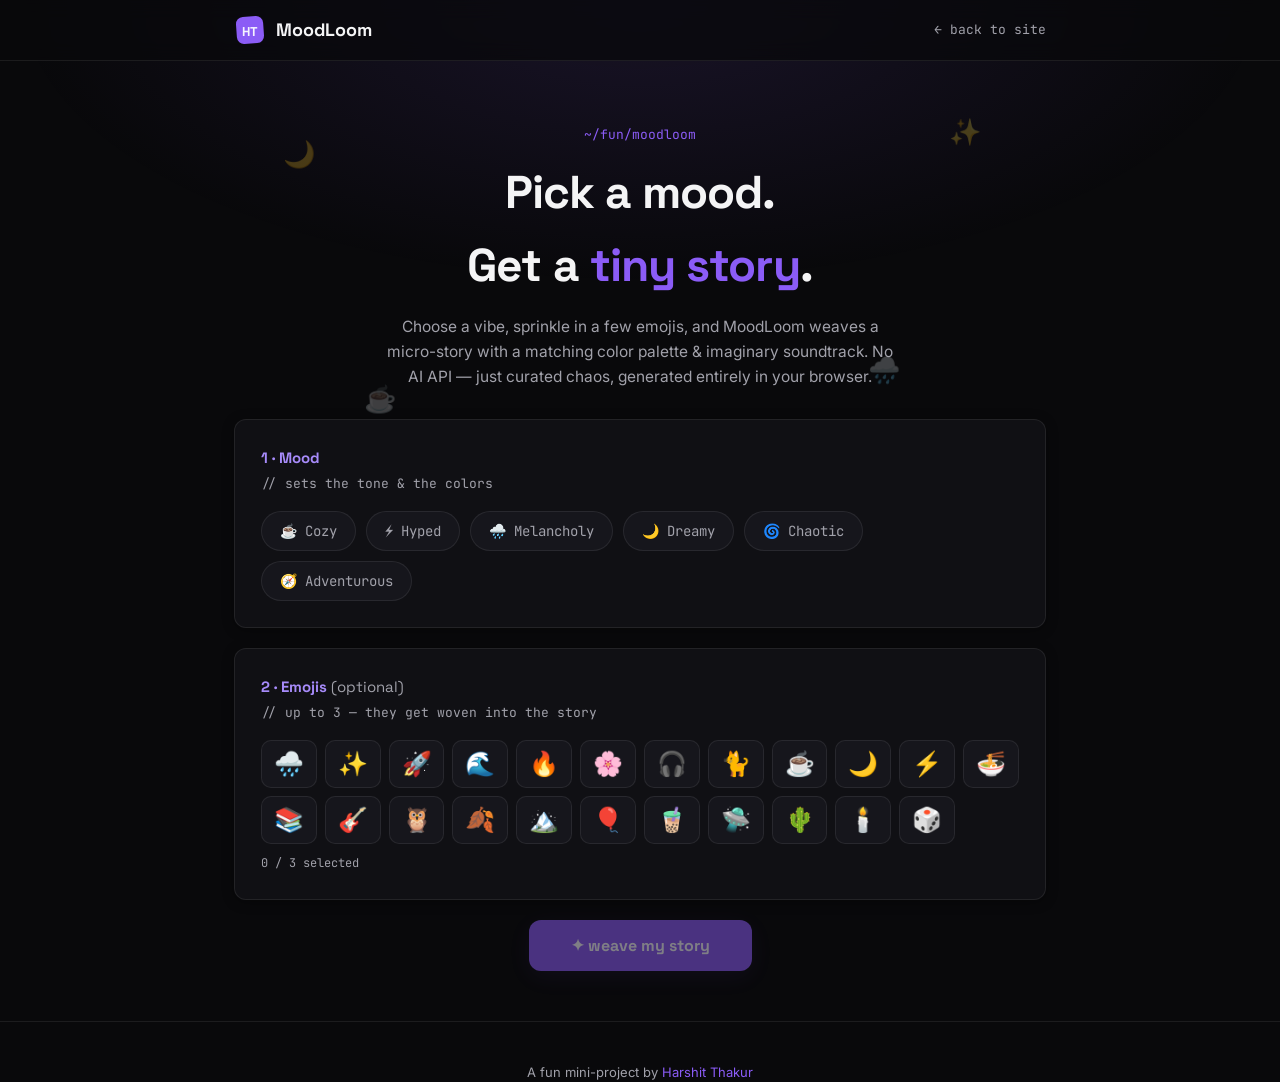
<file: fun/mood-story.html>
<!DOCTYPE html>
<html lang="en">
<head>
<meta charset="UTF-8">
<meta name="viewport" content="width=device-width, initial-scale=1.0">
<title>MoodLoom — mood & emoji story generator | Harshit Thakur</title>
<meta name="description" content="Pick a mood or a few emojis and MoodLoom weaves a tiny story with a matching vibe — a fun mini-project by Harshit Thakur.">
<link rel="icon" href="data:image/svg+xml,%3Csvg xmlns='http://www.w3.org/2000/svg' viewBox='0 0 40 40'%3E%3Crect x='3' y='3' width='34' height='34' rx='8' fill='%238B5CF6'/%3E%3Ctext x='20' y='27' font-family='Arial, sans-serif' font-weight='800' font-size='15' fill='%23F5F3FF' text-anchor='middle'%3EHT%3C/text%3E%3C/svg%3E">
<meta name="theme-color" content="#09090b">
<link rel="preconnect" href="https://fonts.googleapis.com">
<link href="https://fonts.googleapis.com/css2?family=Space+Grotesk:wght@500;600;700;800&family=JetBrains+Mono:wght@400;500;700&family=Inter:wght@400;500;600;700&display=swap" rel="stylesheet">
<style>
:root {
  --bg: #09090b;
  --bg-alt: #0d0d10;
  --surface: #101014;
  --surface-2: #16161c;
  --border: rgba(255,255,255,0.08);
  --border-strong: rgba(255,255,255,0.16);
  --text: #f4f4f5;
  --text-dim: #a1a1aa;
  --accent: #8b5cf6;
  --accent-soft: rgba(124,58,237,0.14);
  --accent-2: #a78bfa;
  --on-accent: #f5f3ff;
  --display: 'Space Grotesk', sans-serif;
  --mono: 'JetBrains Mono', monospace;
  --sans: 'Inter', -apple-system, sans-serif;
  --radius: 12px;
  --shadow-sm: 0 2px 12px rgba(0,0,0,0.35);
  --shadow-md: 0 10px 28px rgba(0,0,0,0.45);
  --max-w: 860px;
  --glow: rgba(139,92,246,0.12);
}
* { margin:0; padding:0; box-sizing:border-box; }
html { scroll-behavior:smooth; }
body {
  background: var(--bg);
  color: var(--text);
  font-family: var(--sans);
  line-height: 1.6;
  font-size: 16px;
  overflow-x: hidden;
  transition: background 0.6s ease;
}
body::before {
  content:'';
  position: fixed;
  inset: 0;
  background: radial-gradient(ellipse 70% 45% at 50% 0%, var(--glow), transparent 70%);
  pointer-events: none;
  transition: background 0.8s ease;
  z-index: 0;
}
.container { max-width: var(--max-w); margin: 0 auto; padding: 0 24px; position: relative; z-index: 1; }
.mono { font-family: var(--mono); }
.accent { color: var(--accent); transition: color 0.5s ease; }
a { color: inherit; text-decoration: none; }

/* nav */
.nav { position: sticky; top:0; z-index:50; background: rgba(9,9,11,0.75); backdrop-filter: blur(10px); border-bottom:1px solid var(--border); }
.nav-inner { max-width: var(--max-w); margin:0 auto; padding:14px 24px; display:flex; align-items:center; justify-content:space-between; }
.logo { display:flex; align-items:center; gap:10px; font-family:var(--display); font-weight:700; font-size:18px; }
.back-link { font-family: var(--mono); font-size:13px; color: var(--text-dim); }
.back-link:hover { color: var(--accent); }

/* hero */
.hero { padding: 64px 0 30px; text-align:center; position:relative; }
.hero h1 { font-family: var(--display); font-size: clamp(30px,5vw,46px); font-weight:800; letter-spacing:-0.02em; margin-bottom:12px; }
.hero-sub { color: var(--text-dim); max-width: 520px; margin: 0 auto; font-size: 15.5px; }
.hero-tag { font-family: var(--mono); color: var(--accent); font-size: 13px; margin-bottom: 10px; transition: color 0.5s ease; }
.float-emoji { position:absolute; font-size:26px; opacity:0.25; animation: floaty 7s ease-in-out infinite; pointer-events:none; user-select:none; }
@keyframes floaty { 0%,100%{ transform: translateY(0) rotate(-6deg);} 50%{ transform: translateY(-18px) rotate(8deg);} }

/* panels */
.panel { background: var(--surface); border:1px solid var(--border); border-radius: var(--radius); box-shadow: var(--shadow-sm); padding: 26px; margin-bottom: 20px; }
.panel h2 { font-family: var(--display); font-size: 15px; font-weight:700; color: var(--accent-2); margin-bottom: 4px; }
.panel .hint { color: var(--text-dim); font-size: 13px; font-family: var(--mono); margin-bottom: 16px; }

/* mood chips */
.mood-grid { display:flex; flex-wrap:wrap; gap:10px; }
.mood-chip {
  font-family: var(--mono); font-size: 14px;
  background: var(--surface-2); border:1px solid var(--border);
  color: var(--text-dim); padding: 10px 18px; border-radius: 24px;
  cursor: pointer; transition: all 0.2s ease; user-select:none;
}
.mood-chip:hover { border-color: var(--border-strong); color: var(--text); transform: translateY(-2px); }
.mood-chip.active { color: var(--accent); border-color: var(--accent); background: var(--accent-soft); box-shadow: 0 0 18px var(--glow); }

/* emoji grid */
.emoji-grid { display:grid; grid-template-columns: repeat(auto-fill,minmax(52px,1fr)); gap:8px; }
.emoji-btn {
  font-size: 24px; padding: 9px 0; text-align:center;
  background: var(--surface-2); border:1px solid var(--border); border-radius: 10px;
  cursor: pointer; transition: all 0.15s ease; user-select:none;
}
.emoji-btn:hover { transform: scale(1.12); border-color: var(--border-strong); }
.emoji-btn.active { border-color: var(--accent); background: var(--accent-soft); box-shadow: 0 0 14px var(--glow); transform: scale(1.08); }
.emoji-count { font-family: var(--mono); font-size:12px; color: var(--text-dim); margin-top:10px; }

/* generate */
.gen-row { text-align:center; margin: 6px 0 26px; }
.btn-gen {
  font-family: var(--display); font-weight: 700; font-size: 16px;
  background: var(--accent); color: var(--on-accent);
  border: none; border-radius: var(--radius);
  padding: 15px 42px; cursor: pointer;
  transition: transform 0.15s ease, box-shadow 0.15s ease, background 0.5s ease;
  box-shadow: 0 6px 24px var(--glow);
}
.btn-gen:hover { transform: translateY(-2px); box-shadow: 0 10px 32px var(--glow); }
.btn-gen:active { transform: translateY(0); }
.btn-gen:disabled { opacity: 0.5; cursor: not-allowed; transform:none; }

/* output */
.output { display:none; }
.output.show { display:block; animation: rise 0.5s ease; }
@keyframes rise { from { opacity:0; transform: translateY(14px);} to { opacity:1; transform:none;} }
.out-card {
  background: linear-gradient(150deg, var(--surface) 0%, var(--accent-soft) 130%);
  border:1px solid var(--border-strong); border-radius: var(--radius);
  box-shadow: var(--shadow-md); padding: 30px; margin-bottom: 20px;
  transition: background 0.6s ease;
}
.out-head { display:flex; justify-content:space-between; align-items:center; flex-wrap:wrap; gap:10px; margin-bottom: 6px; }
.out-title { font-family: var(--display); font-size: 22px; font-weight: 800; }
.out-emojis { font-size: 20px; letter-spacing: 4px; }
.vibe-line { font-family: var(--mono); font-size: 12.5px; color: var(--accent-2); margin-bottom: 18px; }
.story { font-size: 17px; line-height: 1.75; color: var(--text); min-height: 96px; }
.story .cursor { display:inline-block; width:9px; height:1.05em; background: var(--accent); vertical-align: text-bottom; margin-left:2px; animation: blink 1s step-end infinite; }
@keyframes blink { 50% { opacity:0; } }

.palette { display:flex; gap:10px; margin-top: 22px; align-items:center; }
.swatch { width:34px; height:34px; border-radius: 9px; border:1px solid var(--border-strong); transition: background 0.5s ease; }
.palette-label { font-family: var(--mono); font-size: 11.5px; color: var(--text-dim); margin-left:4px; }

.tracklist { margin-top: 22px; border-top: 1px dashed var(--border-strong); padding-top: 16px; }
.tracklist p.tl-label { font-family: var(--mono); font-size: 12px; color: var(--accent); margin-bottom: 8px; }
.tracklist ol { list-style:none; display:flex; flex-direction:column; gap:6px; }
.tracklist li { font-family: var(--mono); font-size: 13.5px; color: var(--text-dim); }
.tracklist li span.num { color: var(--accent-2); margin-right: 8px; }

.out-actions { display:flex; gap:12px; flex-wrap:wrap; }
.btn-sm {
  font-family: var(--mono); font-size: 13px;
  background: rgba(255,255,255,0.03); color: var(--text);
  border: 1px solid var(--border-strong); border-radius: 10px;
  padding: 10px 20px; cursor:pointer; transition: all 0.15s ease;
}
.btn-sm:hover { border-color: var(--accent); color: var(--accent); transform: translateY(-2px); }

/* footer */
.footer { padding: 40px 0 30px; border-top:1px solid var(--border); margin-top: 50px; text-align:center; color: var(--text-dim); font-size: 13px; }
.footer .mono { font-size: 12px; opacity: 0.8; }

@media (max-width: 600px) {
  .container { padding: 0 18px; }
  .hero { padding: 44px 0 22px; }
  .panel { padding: 20px; }
  .out-card { padding: 22px; }
  .float-emoji { display:none; }
}
</style>
</head>
<body>

<header class="nav">
  <div class="nav-inner">
    <a href="../index.html" class="logo">
      <svg viewBox="0 0 40 40" width="32" height="32"><rect x="3" y="3" width="34" height="34" rx="9" style="fill:var(--accent);" transform="rotate(-4 20 20)"/><text x="20" y="27" font-family="'Space Grotesk',sans-serif" font-weight="800" font-size="16" style="fill:var(--on-accent);" text-anchor="middle">HT</text></svg>
      <span>MoodLoom</span>
    </a>
    <a href="../index.html#fun" class="back-link">← back to site</a>
  </div>
</header>

<main class="container">

  <section class="hero">
    <span class="float-emoji" style="left:6%; top:20%;">🌙</span>
    <span class="float-emoji" style="right:8%; top:14%; animation-delay:-2s;">✨</span>
    <span class="float-emoji" style="left:16%; bottom:0; animation-delay:-4s;">☕</span>
    <span class="float-emoji" style="right:18%; bottom:8%; animation-delay:-1s;">🌧️</span>
    <p class="hero-tag mono">~/fun/moodloom</p>
    <h1>Pick a mood.<br>Get a <span class="accent" id="heroWord">tiny story</span>.</h1>
    <p class="hero-sub">Choose a vibe, sprinkle in a few emojis, and MoodLoom weaves a micro-story with a matching color palette &amp; imaginary soundtrack. No AI API — just curated chaos, generated entirely in your browser.</p>
  </section>

  <section class="panel">
    <h2>1 · Mood</h2>
    <p class="hint">// sets the tone &amp; the colors</p>
    <div class="mood-grid" id="moodGrid"></div>
  </section>

  <section class="panel">
    <h2>2 · Emojis <span style="font-weight:400;color:var(--text-dim);">(optional)</span></h2>
    <p class="hint">// up to 3 — they get woven into the story</p>
    <div class="emoji-grid" id="emojiGrid"></div>
    <p class="emoji-count" id="emojiCount">0 / 3 selected</p>
  </section>

  <div class="gen-row">
    <button class="btn-gen" id="genBtn" disabled>✦ weave my story</button>
  </div>

  <section class="output" id="output">
    <div class="out-card">
      <div class="out-head">
        <span class="out-title" id="outTitle"></span>
        <span class="out-emojis" id="outEmojis"></span>
      </div>
      <p class="vibe-line" id="vibeLine"></p>
      <p class="story" id="story"></p>
      <div class="palette" id="palette"></div>
      <div class="tracklist">
        <p class="tl-label">// imaginary soundtrack</p>
        <ol id="tracklist"></ol>
      </div>
    </div>
    <div class="out-actions">
      <button class="btn-sm" id="againBtn">↻ weave another</button>
      <button class="btn-sm" id="copyBtn">⧉ copy story</button>
      <button class="btn-sm" id="shuffleBtn">🎲 surprise me</button>
    </div>
  </section>

</main>

<footer class="footer">
  <div class="container">
    <p>A fun mini-project by <a href="../index.html" style="color:var(--accent);">Harshit Thakur</a></p>
    <p class="mono">zero backend · zero API keys · 100% client-side vibes</p>
  </div>
</footer>

<script>
(function(){
'use strict';

/* ---------------- data ---------------- */
const MOODS = {
  cozy: {
    label: 'Cozy', icon: '☕',
    colors: { accent:'#ffb26b', accent2:'#ffd9a8', glow:'rgba(255,178,107,0.14)', soft:'rgba(255,178,107,0.12)', on:'#2a1a09' },
    palette: ['#ffb26b','#8a5a3b','#2b1d12'],
    vibe: ['92% blanket', '78% warm light', '64% slow rain', '85% soft jazz', '71% second cup'],
    places: ['a bookshop that smells of cinnamon','the window seat of a sleeper train','a cabin where the kettle never cools','a library after closing time','grandma\'s kitchen on a Sunday'],
    things: ['a half-finished letter','a mug with a chipped handle','an old paperback with notes in the margins','a wool sweater two sizes too big','a playlist of songs that skip'],
    feels: ['unhurried','forgiven','quietly happy','at home','warm all the way through'],
    openers: [
      'The rain had settled in for the evening, and so had {name}, tucked into {place} with {thing}.',
      'In {place}, time moved like honey, and {name} was in no mood to argue with it.',
      '{name} found {thing} in {place}, and decided the rest of the world could wait.'
    ],
    middles: [
      'Outside, {motif}, but inside there was only the soft click of the heater and a story worth finishing.',
      'Somewhere, {motif} — a small reminder that the best evenings ask for nothing.',
      'The lamplight flickered once, twice, as if it too wanted to hear what happened next, while {motif}.'
    ],
    closers: [
      'By midnight {name} felt {feel}, and that was more than enough.',
      'Nothing was solved and nothing needed to be. {name} simply felt {feel}.',
      'When sleep finally came, it found {name} {feel}, smiling at nothing in particular.'
    ]
  },
  hyped: {
    label: 'Hyped', icon: '⚡',
    colors: { accent:'#ffe14d', accent2:'#ff8f6b', glow:'rgba(255,225,77,0.13)', soft:'rgba(255,225,77,0.12)', on:'#2a2409' },
    palette: ['#ffe14d','#ff8f6b','#241f0a'],
    vibe: ['110% energy', '98% bass drop', '87% victory lap', '93% caffeine', '120% main character'],
    places: ['the last hour before the deadline','a rooftop with the whole city humming below','the front row of everything','a keyboard at 2am with all tests passing','the starting line'],
    things: ['a to-do list with everything crossed out','an idea too loud to ignore','sneakers that haven\'t missed yet','a commit message that just says SHIP IT','one more impossible plan'],
    feels: ['unstoppable','fully charged','three steps ahead','ready for round two','electric'],
    openers: [
      '{name} woke up before the alarm, which the alarm took personally, and sprinted straight toward {place}.',
      'Armed with {thing}, {name} burst into {place} like a headline.',
      'Nobody asked {name} to bring that much energy to {place}. {name} brought it anyway.'
    ],
    middles: [
      'Meanwhile {motif}, and honestly? That just made it better.',
      'The universe raised the stakes — {motif} — and {name} raised an eyebrow right back.',
      'Somewhere in the chaos, {motif}, which everyone agreed was the perfect soundtrack.'
    ],
    closers: [
      'By the end, {name} felt {feel}, and tomorrow was already nervous.',
      'Final score: {name} 1, doubt 0. Feeling: {feel}.',
      '{name} left {feel}, having turned a Tuesday into a highlight reel.'
    ]
  },
  melancholy: {
    label: 'Melancholy', icon: '🌧️',
    colors: { accent:'#7ea8d9', accent2:'#a8b8e8', glow:'rgba(126,168,217,0.13)', soft:'rgba(126,168,217,0.12)', on:'#0a1a2a' },
    palette: ['#7ea8d9','#4a5a80','#141a2c'],
    vibe: ['74% blue hour', '82% old photographs', '67% unsent texts', '88% window rain', '59% almost'],
    places: ['a bus stop where the bus already left','the city at blue hour','an apartment with one light on','a beach in the off-season','the last page of a good book'],
    things: ['a ticket stub from a better day','a song that used to mean something else','an umbrella shared once','a photograph slightly out of focus','a voicemail never played twice'],
    feels: ['a little lighter','strangely okay','soft around the edges','ready to begin again, slowly','honest with themselves at last'],
    openers: [
      '{name} stood in {place}, holding {thing} like a question with no rush for an answer.',
      'The evening was the color of old denim when {name} returned to {place}.',
      'Some days arrive pre-faded. {name} spent this one in {place}, keeping {thing} close.'
    ],
    middles: [
      'Across the street, {motif}, beautiful in the way distant things are.',
      'It rained the kind of rain that isn\'t sad, just thorough — while {motif}.',
      'And still, {motif}, as if the world was quietly insisting it goes on.'
    ],
    closers: [
      'Walking home, {name} felt {feel}. Not fixed. Just {feel}.',
      'The night ended as gently as it began, and {name} felt {feel}.',
      '{name} exhaled, finally {feel}, and let the streetlights walk them home.'
    ]
  },
  dreamy: {
    label: 'Dreamy', icon: '🌙',
    colors: { accent:'#c9a0ff', accent2:'#8ea2ff', glow:'rgba(201,160,255,0.13)', soft:'rgba(201,160,255,0.12)', on:'#1c0a2a' },
    palette: ['#c9a0ff','#8ea2ff','#191233'],
    vibe: ['81% stardust', '77% lucid', '90% floating', '68% déjà vu', '95% moonlit'],
    places: ['a staircase that only goes sideways','a garden that blooms at midnight','the space between two songs','a city made entirely of libraries','the shallow end of the sky'],
    things: ['a key that fits every door except its own','a map drawn from memory of a place never visited','a jar of collected echoes','a compass that points to Tuesday','a lantern full of moths and secrets'],
    feels: ['weightless','half-remembered and fully happy','stitched from starlight','gently infinite','like a chorus about to resolve'],
    openers: [
      'In the dream, {name} arrived at {place} carrying {thing}, which felt completely normal.',
      '{name} blinked, and {place} unfolded like origami in reverse.',
      'It began, as these things do, with {thing} humming softly in {place}.'
    ],
    middles: [
      'Overhead, {motif}, rearranging the constellations just slightly.',
      'The moon leaned closer to watch as {motif}.',
      'Logic clocked out early; {motif}, and nobody found it strange.'
    ],
    closers: [
      '{name} woke feeling {feel}, with glitter of the dream still in their pockets.',
      'Morning came softly, and {name} rose {feel}, humming a song that doesn\'t exist yet.',
      'And though the details dissolved, the feeling stayed: {feel}.'
    ]
  },
  chaotic: {
    label: 'Chaotic', icon: '🌀',
    colors: { accent:'#ff5ea8', accent2:'#5effc9', glow:'rgba(255,94,168,0.13)', soft:'rgba(255,94,168,0.12)', on:'#2a0918' },
    palette: ['#ff5ea8','#5effc9','#20102a'],
    vibe: ['?!% logic', '404% plans', '99% plot twist', '73% oops', '100% no regrets'],
    places: ['a group chat at 3am','the express lane with 47 items','a meeting that could have been a food fight','the wrong airport, confidently','aisle 7, where the rules end'],
    things: ['a plan written on a napkin, in crayon','seventeen browser tabs and zero regrets','a suspiciously confident raccoon','the aux cord and questionable taste','a fork in a toaster of decisions'],
    feels: ['victorious, somehow','legally fine','richer in stories','banned from one (1) establishment','ready to do it all again'],
    openers: [
      'It started reasonably: {name}, {place}, and {thing}. It did not stay reasonable.',
      '{name} had one job. Instead, {name} brought {thing} to {place}.',
      'The plan was simple. Naturally, {name} ignored it and headed to {place} armed only with {thing}.'
    ],
    middles: [
      'Then — and witnesses confirm this — {motif}, twice.',
      'At some point {motif}, which explains the confetti but not the llama.',
      'Physics filed a complaint when {motif}, but momentum had already won.'
    ],
    closers: [
      'When the dust settled, {name} emerged {feel}.',
      'No one can prove anything, and {name} walked away {feel}.',
      'The moral is unclear, but {name} ended the day {feel}, which is what matters.'
    ]
  },
  adventurous: {
    label: 'Adventurous', icon: '🧭',
    colors: { accent:'#5ed98a', accent2:'#ffd166', glow:'rgba(94,217,138,0.13)', soft:'rgba(94,217,138,0.12)', on:'#0a2a14' },
    palette: ['#5ed98a','#ffd166','#10241a'],
    vibe: ['86% wanderlust', '91% open road', '79% summit air', '84% new stamp', '96% "why not?"'],
    places: ['a trailhead with no signal and no complaints','a night market three time zones from home','the edge of the map, where the good stuff starts','a border crossing at golden hour','a harbor where every boat has a rumor'],
    things: ['a backpack packed in nine minutes','a phrasebook missing the important pages','boots that have opinions now','a one-way ticket and a hunch','a camera full of almost-postcards'],
    feels: ['wider than yesterday','pleasantly lost','full of borrowed horizons','sun-tired and satisfied','already planning the next one'],
    openers: [
      '{name} traded a perfectly good routine for {place}, carrying {thing} and zero doubts.',
      'The itinerary said no. {name} said yes, and set off for {place} with {thing}.',
      'At dawn, {name} stood before {place}, {thing} slung over one shoulder.'
    ],
    middles: [
      'Halfway there, {motif} — the kind of detour maps apologize for and memories thank you for.',
      'A local swore the shortcut was cursed. It wasn\'t. But {motif}, which was better.',
      'The weather changed its mind twice, {motif}, and the trail kept unrolling anyway.'
    ],
    closers: [
      '{name} came back {feel}, with mud on the boots to prove it.',
      'The photos won\'t do it justice. {name} returned {feel}.',
      'By nightfall, {name} felt {feel} — the map now folded to a brand-new page.'
    ]
  }
};

const EMOJIS = {
  '🌧️': 'rain rehearsed its softest percussion',
  '✨': 'a scatter of sparks refused to land',
  '🚀': 'a rocket somewhere cleared its throat',
  '🌊': 'the sea kept redrafting the shoreline',
  '🔥': 'a small fire told tall stories',
  '🌸': 'petals staged a slow, pink escape',
  '🎧': 'a bassline leaked out of someone\'s headphones',
  '🐈': 'a cat supervised everything from a windowsill',
  '☕': 'steam curled off a fresh cup like cursive',
  '🌙': 'the moon pretended not to eavesdrop',
  '⚡': 'lightning signed its name across the sky',
  '🍜': 'a bowl of noodles solved at least one problem',
  '📚': 'a stack of books leaned in to listen',
  '🎸': 'a guitar chord hung in the air, unresolved',
  '🦉': 'an owl asked the only question worth asking',
  '🍂': 'leaves practiced their falling in style',
  '🏔️': 'the mountains kept their oldest secret',
  '🎈': 'a red balloon escaped with great dignity',
  '🧋': 'a boba pearl made a break for freedom',
  '🛸': 'something in the sky definitely waved back',
  '🌵': 'a cactus thrived out of pure stubbornness',
  '🕯️': 'a candle held its breath dramatically',
  '🎲': 'the dice were loaded with good luck for once'
};

const NAMES = ['Mira','Theo','Zara','Kabir','June','Ravi','Nova','Ash','Priya','Leo','Wren','Dev'];
const TRACK_A = ['Midnight','Paper','Neon','Slow','Golden','Static','Velvet','Borrowed','Analog','Half-Moon','Polaroid','Quiet'];
const TRACK_B = ['Trains','Confetti','Horizons','Sundays','Gravity','Postcards','Echoes','Fireflies','Detours','Chapters','Tides','Sparks'];
const ARTISTS = ['The Window Seats','Lo-Fi Llama','Cassette Ghost','Peach Static','The Unsent Texts','Comet Club','Marginalia','Soft Launch','Night Bus Choir','Glass Balloon'];

/* ---------------- helpers ---------------- */
const pick = arr => arr[Math.floor(Math.random() * arr.length)];
const pickN = (arr, n) => [...arr].sort(() => Math.random() - 0.5).slice(0, n);
const fill = (tpl, slots) => tpl.replace(/\{(\w+)\}/g, (_, k) => slots[k] ?? '');

/* ---------------- state ---------------- */
let mood = null;
let chosen = [];

/* ---------------- build UI ---------------- */
const moodGrid = document.getElementById('moodGrid');
Object.entries(MOODS).forEach(([key, m]) => {
  const b = document.createElement('button');
  b.className = 'mood-chip';
  b.textContent = m.icon + ' ' + m.label;
  b.onclick = () => selectMood(key, b);
  moodGrid.appendChild(b);
});

const emojiGrid = document.getElementById('emojiGrid');
Object.keys(EMOJIS).forEach(e => {
  const b = document.createElement('button');
  b.className = 'emoji-btn';
  b.textContent = e;
  b.onclick = () => toggleEmoji(e, b);
  emojiGrid.appendChild(b);
});

function selectMood(key, btn){
  mood = key;
  document.querySelectorAll('.mood-chip').forEach(c => c.classList.remove('active'));
  btn.classList.add('active');
  applyTheme(MOODS[key].colors);
  document.getElementById('genBtn').disabled = false;
}

function toggleEmoji(e, btn){
  const i = chosen.indexOf(e);
  if (i > -1) { chosen.splice(i,1); btn.classList.remove('active'); }
  else if (chosen.length < 3) { chosen.push(e); btn.classList.add('active'); }
  document.getElementById('emojiCount').textContent = chosen.length + ' / 3 selected';
}

function applyTheme(c){
  const r = document.documentElement.style;
  r.setProperty('--accent', c.accent);
  r.setProperty('--accent-2', c.accent2);
  r.setProperty('--glow', c.glow);
  r.setProperty('--accent-soft', c.soft);
  r.setProperty('--on-accent', c.on);
}

/* ---------------- generation ---------------- */
let typeTimer = null;
let currentStory = '';

function generate(){
  const m = MOODS[mood];
  const name = pick(NAMES);
  const motifs = chosen.length ? chosen.map(e => EMOJIS[e]) : [pick(Object.values(EMOJIS))];

  const slots = {
    name,
    place: pick(m.places),
    thing: pick(m.things),
    feel: pick(m.feels),
    motif: motifs[0]
  };

  let story = fill(pick(m.openers), slots) + ' ' + fill(pick(m.middles), slots);
  // weave extra chosen motifs in
  for (let i = 1; i < motifs.length; i++) {
    story += ' ' + pick(['And then', 'Meanwhile,', 'Not far away,', 'For good measure,']) + ' ' + motifs[i] + '.';
  }
  story += ' ' + fill(pick(m.closers), slots);
  currentStory = story;

  // header
  document.getElementById('outTitle').textContent = m.icon + ' ' + pick(['A', 'One', 'The']) + ' ' + m.label.toLowerCase() + ' ' + pick(['tale','episode','interlude','chapter','dispatch']);
  document.getElementById('outEmojis').textContent = chosen.join(' ');
  document.getElementById('vibeLine').textContent = '// vibe check: ' + pickN(m.vibe, 3).join(' · ');

  // palette
  const pal = document.getElementById('palette');
  pal.innerHTML = '';
  m.palette.forEach(hex => {
    const s = document.createElement('div');
    s.className = 'swatch';
    s.style.background = hex;
    s.title = hex;
    pal.appendChild(s);
  });
  const lbl = document.createElement('span');
  lbl.className = 'palette-label';
  lbl.textContent = m.palette.join(' · ');
  pal.appendChild(lbl);

  // tracklist
  const tl = document.getElementById('tracklist');
  tl.innerHTML = '';
  for (let i = 0; i < 3; i++) {
    const li = document.createElement('li');
    li.innerHTML = '<span class="num">0' + (i+1) + '</span>' + pick(TRACK_A) + ' ' + pick(TRACK_B) + ' — ' + pick(ARTISTS);
    tl.appendChild(li);
  }

  // show + typewriter
  const out = document.getElementById('output');
  out.classList.add('show');
  out.scrollIntoView({ behavior: 'smooth', block: 'nearest' });
  typewrite(story);
}

function typewrite(text){
  clearInterval(typeTimer);
  const el = document.getElementById('story');
  let i = 0;
  el.innerHTML = '<span class="cursor"></span>';
  typeTimer = setInterval(() => {
    i += 2;
    if (i >= text.length) {
      i = text.length;
      clearInterval(typeTimer);
      el.textContent = text;
    } else {
      el.innerHTML = escapeHtml(text.slice(0, i)) + '<span class="cursor"></span>';
    }
  }, 16);
}

function escapeHtml(s){
  return s.replace(/&/g,'&amp;').replace(/</g,'&lt;').replace(/>/g,'&gt;');
}

/* ---------------- actions ---------------- */
document.getElementById('genBtn').onclick = generate;
document.getElementById('againBtn').onclick = generate;

document.getElementById('shuffleBtn').onclick = () => {
  // random mood
  const keys = Object.keys(MOODS);
  const key = pick(keys);
  const btns = document.querySelectorAll('.mood-chip');
  selectMood(key, btns[keys.indexOf(key)]);
  // random emojis
  chosen = [];
  document.querySelectorAll('.emoji-btn').forEach(b => b.classList.remove('active'));
  const all = [...document.querySelectorAll('.emoji-btn')];
  pickN(all, 2).forEach(b => toggleEmoji(b.textContent, b));
  generate();
};

document.getElementById('copyBtn').onclick = function(){
  navigator.clipboard.writeText(currentStory).then(() => {
    this.textContent = '✓ copied!';
    setTimeout(() => { this.textContent = '⧉ copy story'; }, 1500);
  });
};

/* rotating hero word */
const words = ['tiny story','micro-tale','vibe','soundtrack','color palette'];
let wi = 0;
setInterval(() => {
  wi = (wi + 1) % words.length;
  document.getElementById('heroWord').textContent = words[wi];
}, 2400);

})();
</script>
</body>
</html>
</file>
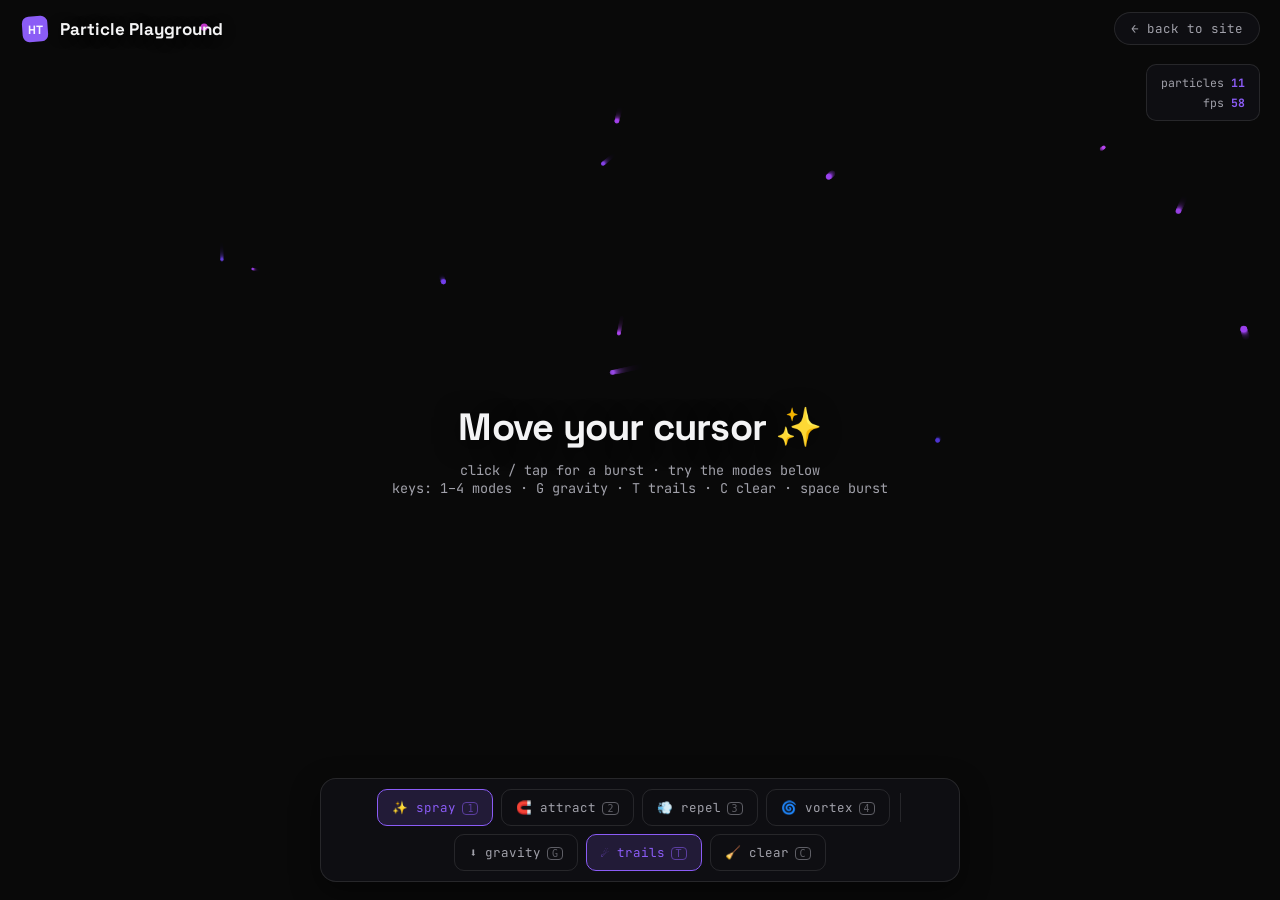
<file: fun/particles.html>
<!DOCTYPE html>
<html lang="en">
<head>
<meta charset="UTF-8">
<meta name="viewport" content="width=device-width, initial-scale=1.0">
<title>Particle Playground — canvas physics toy | Harshit Thakur</title>
<meta name="description" content="A canvas physics toy — your cursor spawns particles, gravity toggles, colors drift. A fun mini-project by Harshit Thakur.">
<link rel="icon" href="data:image/svg+xml,%3Csvg xmlns='http://www.w3.org/2000/svg' viewBox='0 0 40 40'%3E%3Crect x='3' y='3' width='34' height='34' rx='8' fill='%238B5CF6'/%3E%3Ctext x='20' y='27' font-family='Arial, sans-serif' font-weight='800' font-size='15' fill='%23F5F3FF' text-anchor='middle'%3EHT%3C/text%3E%3C/svg%3E">
<meta name="theme-color" content="#09090b">
<link rel="preconnect" href="https://fonts.googleapis.com">
<link href="https://fonts.googleapis.com/css2?family=Space+Grotesk:wght@600;700;800&family=JetBrains+Mono:wght@400;500;700&display=swap" rel="stylesheet">
<style>
:root {
  --bg: #09090b;
  --surface: rgba(16, 16, 20, 0.85);
  --border: rgba(255,255,255,0.1);
  --border-strong: rgba(255,255,255,0.2);
  --text: #f4f4f5;
  --text-dim: #a1a1aa;
  --accent: #8b5cf6;
  --accent-soft: rgba(139,92,246,0.16);
  --on-accent: #f5f3ff;
  --display: 'Space Grotesk', sans-serif;
  --mono: 'JetBrains Mono', monospace;
  --radius: 12px;
}
* { margin:0; padding:0; box-sizing:border-box; }
html, body { height: 100%; }
body {
  background: var(--bg);
  color: var(--text);
  font-family: var(--mono);
  overflow: hidden;
  touch-action: none;
}

canvas { display:block; position: fixed; inset: 0; }

/* top bar */
.topbar {
  position: fixed; top: 0; left: 0; right: 0; z-index: 10;
  display: flex; align-items: center; justify-content: space-between;
  padding: 12px 20px;
  pointer-events: none;
}
.topbar > * { pointer-events: auto; }
.logo { display:flex; align-items:center; gap:10px; font-family:var(--display); font-weight:700; font-size:17px; color:var(--text); text-decoration:none; }
.logo span.title { text-shadow: 0 2px 12px rgba(0,0,0,0.6); }
.back-link {
  font-size: 12.5px; color: var(--text-dim); text-decoration:none;
  background: var(--surface); border:1px solid var(--border); border-radius: 20px;
  padding: 7px 16px; backdrop-filter: blur(8px);
  transition: color 0.15s ease, border-color 0.15s ease;
}
.back-link:hover { color: var(--accent); border-color: var(--accent); }

/* stats */
.stats {
  position: fixed; top: 64px; right: 20px; z-index: 10;
  font-size: 11.5px; color: var(--text-dim); text-align: right;
  background: var(--surface); border:1px solid var(--border); border-radius: 10px;
  padding: 8px 14px; backdrop-filter: blur(8px);
  line-height: 1.7;
}
.stats b { color: var(--accent); font-weight: 700; }

/* hint */
.hint {
  position: fixed; top: 50%; left: 50%; transform: translate(-50%,-50%);
  z-index: 5; text-align: center; pointer-events: none;
  transition: opacity 0.8s ease;
}
.hint h1 { font-family: var(--display); font-size: clamp(24px,4vw,38px); font-weight:800; letter-spacing:-0.02em; margin-bottom:10px; text-shadow: 0 4px 24px rgba(0,0,0,0.7); }
.hint p { color: var(--text-dim); font-size: 13.5px; }
.hint.hide { opacity: 0; }

/* control dock */
.dock {
  position: fixed; bottom: 18px; left: 50%; transform: translateX(-50%);
  z-index: 10; display: flex; gap: 8px; flex-wrap: wrap; justify-content: center;
  background: var(--surface); border: 1px solid var(--border); border-radius: 16px;
  padding: 10px 12px; backdrop-filter: blur(10px);
  box-shadow: 0 10px 30px rgba(0,0,0,0.45);
  max-width: calc(100vw - 24px);
}
.dock .sep { width:1px; background: var(--border); margin: 4px 2px; }
.ctl {
  font-family: var(--mono); font-size: 12.5px;
  background: transparent; color: var(--text-dim);
  border: 1px solid var(--border); border-radius: 10px;
  padding: 9px 14px; cursor: pointer; white-space: nowrap;
  transition: all 0.15s ease;
}
.ctl:hover { color: var(--text); border-color: var(--border-strong); }
.ctl.on { color: var(--accent); border-color: var(--accent); background: var(--accent-soft); }
.ctl kbd {
  font-size: 10px; opacity: 0.55; margin-left: 6px;
  border: 1px solid currentColor; border-radius: 4px; padding: 0 4px;
}

@media (max-width: 640px) {
  .ctl kbd { display: none; }
  .ctl { font-size: 12px; padding: 8px 11px; }
  .stats { top: auto; bottom: 84px; right: 12px; }
  .hint p.desktop-only { display: none; }
}
</style>
</head>
<body>

<canvas id="c"></canvas>

<header class="topbar">
  <a href="../index.html" class="logo">
    <svg viewBox="0 0 40 40" width="30" height="30"><rect x="3" y="3" width="34" height="34" rx="9" fill="#8b5cf6" transform="rotate(-4 20 20)"/><text x="20" y="27" font-family="'Space Grotesk',sans-serif" font-weight="800" font-size="16" fill="#f5f3ff" text-anchor="middle">HT</text></svg>
    <span class="title">Particle Playground</span>
  </a>
  <a href="../index.html#fun" class="back-link">← back to site</a>
</header>

<div class="stats" id="stats">particles <b id="stCount">0</b><br>fps <b id="stFps">60</b></div>

<div class="hint" id="hint">
  <h1>Move your cursor ✨</h1>
  <p>click / tap for a burst · try the modes below</p>
  <p class="desktop-only">keys: 1–4 modes · G gravity · T trails · C clear · space burst</p>
</div>

<div class="dock" id="dock">
  <button class="ctl mode on" data-mode="spray">✨ spray<kbd>1</kbd></button>
  <button class="ctl mode" data-mode="attract">🧲 attract<kbd>2</kbd></button>
  <button class="ctl mode" data-mode="repel">💨 repel<kbd>3</kbd></button>
  <button class="ctl mode" data-mode="vortex">🌀 vortex<kbd>4</kbd></button>
  <div class="sep"></div>
  <button class="ctl" id="gravBtn">⬇ gravity<kbd>G</kbd></button>
  <button class="ctl on" id="trailBtn">☄ trails<kbd>T</kbd></button>
  <button class="ctl" id="clearBtn">🧹 clear<kbd>C</kbd></button>
</div>

<script>
(function(){
'use strict';

const canvas = document.getElementById('c');
const ctx = canvas.getContext('2d');
let W, H, dpr;

function resize(){
  dpr = Math.min(window.devicePixelRatio || 1, 2);
  W = window.innerWidth; H = window.innerHeight;
  canvas.width = W * dpr; canvas.height = H * dpr;
  canvas.style.width = W + 'px'; canvas.style.height = H + 'px';
  ctx.setTransform(dpr, 0, 0, dpr, 0, 0);
}
resize();
window.addEventListener('resize', resize);

/* ---------- state ---------- */
const MAX = 900;
const particles = [];
let mode = 'spray';
let gravity = false;
let trails = true;
let hue = 262;               // starts near the site's violet accent
let pointer = { x: W/2, y: H/2, px: W/2, py: H/2, down: false, active: false };
let interacted = false;

/* ---------- particle ---------- */
function spawn(x, y, vx, vy, boost){
  if (particles.length >= MAX) particles.splice(0, particles.length - MAX + 1);
  const a = Math.random() * Math.PI * 2;
  const s = Math.random() * (boost ? 5 : 1.6);
  particles.push({
    x, y,
    vx: vx + Math.cos(a) * s,
    vy: vy + Math.sin(a) * s,
    size: 1.5 + Math.random() * 2.8,
    life: 1,
    decay: 0.003 + Math.random() * 0.006,
    hue: hue + (Math.random() * 40 - 20)
  });
}

function burst(x, y, n){
  for (let i = 0; i < n; i++) spawn(x, y, 0, 0, true);
}

/* ---------- input ---------- */
function onMove(x, y){
  pointer.px = pointer.x; pointer.py = pointer.y;
  pointer.x = x; pointer.y = y;
  pointer.active = true;
  hideHint();
  if (mode === 'spray' || pointer.down) {
    const dx = x - pointer.px, dy = y - pointer.py;
    const speed = Math.min(Math.hypot(dx, dy), 40);
    const n = 1 + Math.floor(speed / 6);
    for (let i = 0; i < n; i++) {
      const t = i / n;
      spawn(pointer.px + dx * t, pointer.py + dy * t, dx * 0.08, dy * 0.08, false);
    }
  }
}

canvas.addEventListener('pointermove', e => onMove(e.clientX, e.clientY));
canvas.addEventListener('pointerdown', e => {
  pointer.down = true;
  onMove(e.clientX, e.clientY);
  burst(e.clientX, e.clientY, 44);
});
window.addEventListener('pointerup', () => { pointer.down = false; });
canvas.addEventListener('pointerleave', () => { pointer.active = false; });

function hideHint(){
  if (interacted) return;
  interacted = true;
  document.getElementById('hint').classList.add('hide');
}

/* ---------- controls ---------- */
const modeBtns = [...document.querySelectorAll('.mode')];
function setMode(m){
  mode = m;
  modeBtns.forEach(b => b.classList.toggle('on', b.dataset.mode === m));
}
modeBtns.forEach(b => b.addEventListener('click', () => setMode(b.dataset.mode)));

const gravBtn = document.getElementById('gravBtn');
const trailBtn = document.getElementById('trailBtn');
function toggleGravity(){ gravity = !gravity; gravBtn.classList.toggle('on', gravity); }
function toggleTrails(){ trails = !trails; trailBtn.classList.toggle('on', trails); }
function clearAll(){ particles.length = 0; }

gravBtn.addEventListener('click', toggleGravity);
trailBtn.addEventListener('click', toggleTrails);
document.getElementById('clearBtn').addEventListener('click', clearAll);

window.addEventListener('keydown', e => {
  if (e.repeat) return;
  const k = e.key.toLowerCase();
  if (k === 'g') toggleGravity();
  else if (k === 't') toggleTrails();
  else if (k === 'c') clearAll();
  else if (k === '1') setMode('spray');
  else if (k === '2') setMode('attract');
  else if (k === '3') setMode('repel');
  else if (k === '4') setMode('vortex');
  else if (k === ' ') { e.preventDefault(); hideHint(); burst(W/2, H/2, 80); }
});

/* ---------- ambient drizzle before first interaction ---------- */
let ambientTimer = setInterval(() => {
  if (interacted) { clearInterval(ambientTimer); return; }
  spawn(Math.random() * W, Math.random() * H * 0.5, 0, 0.3, false);
}, 90);

/* ---------- physics + render ---------- */
const G = 0.14;
const FLOOR_BOUNCE = -0.62;
let frames = 0, lastFpsAt = performance.now();
const stCount = document.getElementById('stCount');
const stFps = document.getElementById('stFps');

function step(){
  // background / trails
  if (trails) {
    ctx.fillStyle = 'rgba(9, 9, 11, 0.16)';
    ctx.fillRect(0, 0, W, H);
  } else {
    ctx.fillStyle = '#09090b';
    ctx.fillRect(0, 0, W, H);
  }

  hue = (hue + 0.25) % 360;

  const px = pointer.x, py = pointer.y;
  const usePointer = pointer.active && mode !== 'spray';

  for (let i = particles.length - 1; i >= 0; i--) {
    const p = particles[i];

    if (usePointer) {
      const dx = px - p.x, dy = py - p.y;
      const d2 = dx * dx + dy * dy + 60;
      const d = Math.sqrt(d2);
      const f = 900 / d2;
      if (mode === 'attract') {
        p.vx += (dx / d) * f * 2.2;
        p.vy += (dy / d) * f * 2.2;
      } else if (mode === 'repel') {
        p.vx -= (dx / d) * f * 2.6;
        p.vy -= (dy / d) * f * 2.6;
      } else if (mode === 'vortex') {
        p.vx += ((dx / d) * f * 0.8) + ((-dy / d) * f * 2.4);
        p.vy += ((dy / d) * f * 0.8) + (( dx / d) * f * 2.4);
      }
    }

    if (gravity) {
      p.vy += G;
    } else {
      p.vx *= 0.985; p.vy *= 0.985;   // gentle drift
    }

    p.x += p.vx; p.y += p.vy;

    // walls
    if (gravity) {
      if (p.y > H - p.size) { p.y = H - p.size; p.vy *= FLOOR_BOUNCE; p.vx *= 0.92; }
      if (p.x < p.size) { p.x = p.size; p.vx *= -0.7; }
      if (p.x > W - p.size) { p.x = W - p.size; p.vx *= -0.7; }
    } else {
      if (p.x < -20) p.x = W + 20; else if (p.x > W + 20) p.x = -20;
      if (p.y < -20) p.y = H + 20; else if (p.y > H + 20) p.y = -20;
    }

    p.life -= p.decay;
    if (p.life <= 0) { particles.splice(i, 1); continue; }

    const v = Math.min(Math.hypot(p.vx, p.vy) * 6, 40);
    ctx.beginPath();
    ctx.arc(p.x, p.y, p.size * p.life, 0, Math.PI * 2);
    ctx.fillStyle = 'hsla(' + (p.hue + v) + ', 90%, ' + (60 + v * 0.5) + '%, ' + (p.life * 0.9) + ')';
    ctx.fill();
  }

  // fps + count
  frames++;
  const now = performance.now();
  if (now - lastFpsAt >= 500) {
    stFps.textContent = Math.round(frames * 1000 / (now - lastFpsAt));
    stCount.textContent = particles.length;
    frames = 0; lastFpsAt = now;
  }

  requestAnimationFrame(step);
}

ctx.fillStyle = '#09090b';
ctx.fillRect(0, 0, W, H);
requestAnimationFrame(step);

})();
</script>
</body>
</html>
</file>
<file: style.css>
:root {
  --bg: #09090b;
  --bg-alt: #0d0d10;
  --surface: #101014;
  --surface-2: #16161c;
  --border: rgba(255, 255, 255, 0.08);
  --border-strong: rgba(255, 255, 255, 0.16);
  --text: #f4f4f5;
  --text-dim: #a1a1aa;
  --accent: #8b5cf6;
  --accent-soft: rgba(124, 58, 237, 0.14);
  --accent-2: #a78bfa;
  --accent-2-soft: rgba(167, 139, 250, 0.12);
  --on-accent: #f5f3ff;
  --display: 'Space Grotesk', sans-serif;
  --mono: 'JetBrains Mono', 'Fira Code', monospace;
  --sans: 'Inter', -apple-system, BlinkMacSystemFont, sans-serif;
  --radius: 12px;
  --shadow-sm: 0 2px 12px rgba(0, 0, 0, 0.35);
  --shadow-md: 0 10px 28px rgba(0, 0, 0, 0.45);
  --max-w: 1080px;
}

* { margin: 0; padding: 0; box-sizing: border-box; }

html { scroll-behavior: smooth; }

body {
  background: var(--bg);
  color: var(--text);
  font-family: var(--sans);
  line-height: 1.6;
  font-size: 16px;
  overflow-x: hidden;
}

.container {
  max-width: var(--max-w);
  margin: 0 auto;
  padding: 0 24px;
  position: relative;
  z-index: 1;
}

.mono { font-family: var(--mono); }
.accent { color: var(--accent); }

.gradient-text {
  background: linear-gradient(90deg, #22d3ee, #818cf8, #a855f7);
  -webkit-background-clip: text;
  background-clip: text;
  color: transparent;
}

a { color: inherit; text-decoration: none; }
ul { list-style: none; }

.hero-sub strong, .about-text strong {
  color: var(--accent-2);
  font-weight: 600;
}

/* ---------- NAV ---------- */
.nav {
  position: sticky;
  top: 0;
  z-index: 50;
  background: rgba(9, 9, 11, 0.75);
  backdrop-filter: blur(10px);
  border-bottom: 1px solid var(--border);
}

.nav-inner {
  max-width: var(--max-w);
  margin: 0 auto;
  padding: 14px 24px;
  display: flex;
  align-items: center;
  justify-content: space-between;
}

.logo {
  display: flex;
  align-items: center;
  gap: 10px;
  font-family: var(--display);
  font-weight: 700;
  font-size: 19px;
  color: var(--text);
}
.logo-mark svg { display: block; filter: drop-shadow(0 4px 10px rgba(124, 58, 237, 0.4)); }

.nav-links {
  display: flex;
  gap: 26px;
  font-family: var(--mono);
  font-size: 13px;
  font-weight: 500;
  color: var(--text-dim);
}
.nav-links a:hover { color: var(--accent); }

.nav-cta { font-family: var(--mono); font-size: 13px; }

.nav-toggle {
  display: none;
  flex-direction: column;
  gap: 5px;
  background: none;
  border: none;
  cursor: pointer;
  padding: 4px;
}
.nav-toggle span {
  width: 22px;
  height: 2px;
  background: var(--text);
  display: block;
}

/* ---------- BUTTONS ---------- */
.btn {
  display: inline-block;
  padding: 11px 22px;
  border-radius: var(--radius);
  font-family: var(--display);
  font-size: 14px;
  font-weight: 600;
  border: 1px solid var(--border-strong);
  background: transparent;
  color: var(--text);
  transition: transform 0.15s ease, box-shadow 0.15s ease, border-color 0.15s ease, background 0.15s ease;
  cursor: pointer;
}
.btn:hover { transform: translateY(-2px); box-shadow: var(--shadow-md); }

.btn-primary { background: var(--accent); color: var(--on-accent); border-color: var(--accent); }
.btn-primary:hover { background: #a78bfa; }

.btn-ghost { background: rgba(255, 255, 255, 0.03); color: var(--text); }
.btn-ghost:hover { border-color: var(--accent); color: var(--accent); }

.btn-outline { border-color: var(--accent-2); color: var(--accent-2); }
.btn-outline:hover { background: var(--accent-2-soft); }

/* ---------- HERO ---------- */
.hero {
  padding: 110px 0 100px;
  position: relative;
}

.hero-badge {
  position: absolute;
  top: 24px;
  right: 6%;
  z-index: 2;
}
.hero-badge svg { display: block; filter: drop-shadow(0 8px 20px rgba(124, 58, 237, 0.35)); }

.hero-inner { max-width: 760px; }

.hero h1 {
  font-family: var(--display);
  font-size: clamp(32px, 5vw, 52px);
  font-weight: 800;
  line-height: 1.15;
  margin: 12px 0 20px;
  letter-spacing: -0.02em;
  color: var(--text);
}

.typewriter {
  display: block;
  font-family: var(--mono);
  font-size: clamp(16px, 2.4vw, 24px);
  color: var(--accent-2);
  font-weight: 500;
  min-height: 1.4em;
  margin-top: 8px;
}
.typewriter::after {
  content: '';
  display: inline-block;
  width: 9px;
  height: 1.1em;
  background: var(--accent);
  margin-left: 4px;
  vertical-align: text-bottom;
  animation: blink 1s step-end infinite;
}
@keyframes blink { 50% { opacity: 0; } }

.hero-sub {
  color: var(--text-dim);
  font-size: 17px;
  max-width: 620px;
  margin-bottom: 20px;
}

.hero-meta {
  display: flex;
  gap: 10px;
  color: var(--text-dim);
  font-family: var(--mono);
  font-size: 13.5px;
  margin-bottom: 32px;
  flex-wrap: wrap;
}

.hero-actions { display: flex; gap: 14px; flex-wrap: wrap; }

/* ---------- SECTIONS ---------- */
.section { padding: 90px 0; position: relative; }
.section-alt { background: var(--bg-alt); border-top: 1px solid var(--border); border-bottom: 1px solid var(--border); }

.section-tag {
  color: var(--accent);
  font-weight: 700;
  font-size: 13px;
  letter-spacing: 0.05em;
  margin-bottom: 10px;
}

.section-title {
  font-family: var(--display);
  font-size: clamp(24px, 3.5vw, 34px);
  font-weight: 700;
  margin-bottom: 40px;
  letter-spacing: -0.01em;
  color: var(--text);
}

/* ---------- ABOUT ---------- */
.about-grid { display: grid; gap: 18px; max-width: 780px; }
.about-text { color: var(--text-dim); font-size: 16px; }

.stat-row {
  display: grid;
  grid-template-columns: repeat(4, 1fr);
  gap: 16px;
  margin-top: 48px;
}
.stat {
  display: flex;
  flex-direction: column;
  gap: 4px;
  background: var(--surface);
  border: 1px solid var(--border);
  border-radius: var(--radius);
  box-shadow: var(--shadow-sm);
  padding: 16px;
  text-align: center;
}
.stat-num {
  font-family: var(--display);
  font-size: 26px;
  font-weight: 800;
  color: var(--accent);
}
.stat-label { color: var(--text-dim); font-size: 12.5px; font-family: var(--mono); }

/* ---------- SKILLS ---------- */
.skills-grid {
  display: grid;
  grid-template-columns: repeat(2, 1fr);
  gap: 20px;
}

.skill-card {
  background: var(--surface);
  border: 1px solid var(--border);
  border-radius: var(--radius);
  box-shadow: var(--shadow-sm);
  padding: 26px;
  transition: transform 0.2s ease, box-shadow 0.2s ease, border-color 0.2s ease;
}
.skill-card:hover { transform: translateY(-4px); box-shadow: var(--shadow-md); border-color: var(--border-strong); }
.skill-card h3 {
  font-family: var(--display);
  font-size: 15px;
  font-weight: 700;
  color: var(--accent-2);
  margin-bottom: 16px;
}
.skill-card-note {
  color: var(--accent);
  font-size: 11px;
  font-weight: 500;
}

.chips { display: flex; flex-wrap: wrap; gap: 8px; }
.chip {
  font-family: var(--mono);
  font-size: 12.5px;
  background: var(--surface-2);
  border: 1px solid var(--border);
  color: var(--text-dim);
  padding: 6px 12px;
  border-radius: 20px;
}
.chip-accent {
  color: var(--accent);
  border-color: rgba(124, 58, 237, 0.4);
  background: var(--accent-soft);
}
.chip-learning {
  color: var(--accent-2);
  border-color: rgba(167, 139, 250, 0.35);
  background: var(--accent-2-soft);
  border-style: dashed;
}

/* ---------- TIMELINE ---------- */
.timeline {
  position: relative;
  padding-left: 28px;
  border-left: 1px solid var(--border);
  display: flex;
  flex-direction: column;
  gap: 44px;
}

.tl-item { position: relative; }
.tl-dot {
  position: absolute;
  left: -33.5px;
  top: 4px;
  width: 11px;
  height: 11px;
  border-radius: 50%;
  background: var(--accent);
  box-shadow: 0 0 0 4px var(--accent-soft);
}

.tl-head {
  display: flex;
  justify-content: space-between;
  align-items: baseline;
  flex-wrap: wrap;
  gap: 8px;
  margin-bottom: 2px;
}
.tl-head h3 { font-family: var(--display); font-size: 18px; font-weight: 700; color: var(--text); }
.tl-date { font-family: var(--mono); font-size: 13px; color: var(--accent-2); }
.tl-org { color: var(--text-dim); font-size: 14px; margin-bottom: 12px; }

.tl-content ul { display: flex; flex-direction: column; gap: 8px; }
.tl-content li {
  color: var(--text-dim);
  font-size: 14.5px;
  padding-left: 18px;
  position: relative;
}
.tl-content li::before {
  content: '▸';
  position: absolute;
  left: 0;
  color: var(--accent);
}
.tl-content strong { color: var(--text); }

/* ---------- PROJECTS ---------- */
.project-grid {
  display: grid;
  grid-template-columns: repeat(2, 1fr);
  gap: 20px;
}

.project-card {
  background: var(--surface);
  border: 1px solid var(--border);
  border-radius: var(--radius);
  box-shadow: var(--shadow-sm);
  padding: 26px;
  display: flex;
  flex-direction: column;
  gap: 12px;
  transition: transform 0.2s ease, box-shadow 0.2s ease, border-color 0.2s ease;
}
.project-card:hover { transform: translateY(-4px); box-shadow: var(--shadow-md); border-color: var(--border-strong); }

.project-card-featured {
  grid-column: 1 / -1;
  background: linear-gradient(135deg, var(--surface) 0%, rgba(124, 58, 237, 0.1) 100%);
  border-color: rgba(124, 58, 237, 0.35);
}

.project-top { display: flex; justify-content: space-between; align-items: center; }
.project-stack-tag { font-family: var(--mono); color: var(--accent-2); font-size: 12.5px; }

.badge {
  font-family: var(--mono);
  font-size: 11.5px;
  padding: 4px 10px;
  border-radius: 20px;
  background: var(--surface-2);
  color: var(--text-dim);
  border: 1px solid var(--border);
  width: fit-content;
}
.badge-live {
  color: var(--accent);
  border-color: rgba(124, 58, 237, 0.4);
  background: var(--accent-soft);
}

.project-card h3 { font-family: var(--display); font-size: 19px; font-weight: 700; color: var(--text); }
.project-card p { color: var(--text-dim); font-size: 14.5px; }

/* ---------- FUN LAB ---------- */
.fun-sub {
  color: var(--text-dim);
  font-size: 15.5px;
  max-width: 560px;
  margin: -20px 0 36px;
}

.fun-grid {
  display: grid;
  grid-template-columns: repeat(3, 1fr);
  gap: 20px;
}

.fun-card {
  position: relative;
  background: var(--surface);
  border: 1px solid var(--border);
  border-radius: var(--radius);
  box-shadow: var(--shadow-sm);
  padding: 26px;
  display: flex;
  flex-direction: column;
  gap: 12px;
  transition: transform 0.2s ease, box-shadow 0.2s ease, border-color 0.2s ease;
  overflow: hidden;
}

a.fun-card {
  border-color: rgba(124, 58, 237, 0.35);
  background: linear-gradient(150deg, var(--surface) 0%, rgba(124, 58, 237, 0.1) 130%);
  cursor: pointer;
}
a.fun-card:hover {
  transform: translateY(-5px);
  box-shadow: 0 12px 40px rgba(124, 58, 237, 0.28);
  border-color: var(--accent);
}
a.fun-card:hover .fun-icon { transform: rotate(-10deg) scale(1.15); }

.fun-card-soon { opacity: 0.75; }
.fun-card-soon:hover { transform: translateY(-3px); border-color: var(--border-strong); }

.fun-icon {
  position: absolute;
  top: 14px;
  right: 16px;
  font-size: 30px;
  opacity: 0.85;
  transition: transform 0.25s ease;
}

.fun-top {
  display: flex;
  flex-direction: column;
  gap: 8px;
  align-items: flex-start;
}
.fun-card h3 { font-family: var(--display); font-size: 19px; font-weight: 700; color: var(--text); }
.fun-card p { color: var(--text-dim); font-size: 14px; flex-grow: 1; }

/* ---------- EDUCATION ---------- */
.edu-grid {
  display: grid;
  grid-template-columns: 1fr 1fr;
  gap: 40px;
}
.edu-col h3 {
  font-family: var(--display);
  color: var(--accent-2);
  font-size: 15px;
  font-weight: 700;
  margin-bottom: 18px;
}
.edu-item { margin-bottom: 18px; }
.edu-degree { font-weight: 600; font-size: 15px; color: var(--text); }
.edu-school { color: var(--text-dim); font-size: 14px; }
.edu-date { font-family: var(--mono); color: var(--accent); font-size: 12.5px; margin-top: 2px; }

.cert-list li {
  color: var(--text-dim);
  font-size: 14px;
  padding: 8px 0;
  border-bottom: 1px solid var(--border);
}
.cert-list li:last-child { border-bottom: none; }

/* ---------- CONTACT ---------- */
.contact-inner { text-align: center; }
.contact-sub {
  color: var(--text-dim);
  max-width: 520px;
  margin: 0 auto 40px;
}

.contact-links {
  display: flex;
  justify-content: center;
  gap: 16px;
  flex-wrap: wrap;
}

.contact-card {
  background: var(--surface);
  border: 1px solid var(--border);
  border-radius: var(--radius);
  box-shadow: var(--shadow-sm);
  padding: 18px 26px;
  display: flex;
  flex-direction: column;
  gap: 6px;
  min-width: 200px;
  transition: transform 0.2s ease, box-shadow 0.2s ease, border-color 0.2s ease;
}
.contact-card:hover { transform: translateY(-3px); box-shadow: var(--shadow-md); border-color: var(--border-strong); }
.contact-label { color: var(--accent); font-size: 12px; }

/* ---------- FOOTER ---------- */
.footer { padding: 30px 0; border-top: 1px solid var(--border); }
.footer-inner { text-align: center; color: var(--text-dim); font-size: 13px; }

/* ---------- REVEAL ANIMATION ---------- */
.reveal {
  opacity: 0;
  transform: translateY(16px);
  transition: opacity 0.6s ease, transform 0.6s ease;
}
.reveal.in-view { opacity: 1; transform: translateY(0); }

/* ---------- RESPONSIVE ---------- */
@media (max-width: 780px) {
  .nav-links, .nav-cta { display: none; }
  .nav-toggle { display: flex; }
  .nav-links.open {
    display: flex;
    position: absolute;
    top: 100%;
    left: 0;
    right: 0;
    flex-direction: column;
    background: var(--bg);
    border-bottom: 1px solid var(--border);
    padding: 16px 24px;
    gap: 16px;
    z-index: 60;
  }
  .skills-grid, .project-grid, .edu-grid, .fun-grid { grid-template-columns: 1fr; }
  .project-card-featured { grid-column: auto; }
  .stat-row { grid-template-columns: repeat(2, 1fr); gap: 14px; }
  .hero { padding: 90px 0 70px; }
  .hero-badge { position: static; margin-bottom: 20px; }
  .hero-badge svg { width: 72px; height: 72px; }
}

@media (max-width: 600px) {
  .container { padding: 0 18px; }
  .nav-inner { padding: 12px 18px; }
  .logo-word { display: none; }

  .section { padding: 60px 0; }
  .section-title { margin-bottom: 28px; }

  .hero { padding: 32px 0 50px; }
  .hero h1 { font-size: clamp(26px, 8vw, 36px); }
  .hero-sub { font-size: 15.5px; }
  .hero-meta { font-size: 13px; }
  .hero-actions { flex-direction: column; align-items: stretch; }
  .hero-actions .btn { text-align: center; }

  .stat-row { grid-template-columns: repeat(2, 1fr); gap: 12px; margin-top: 32px; }
  .stat-num { font-size: 21px; }

  .skill-card, .project-card { padding: 20px; }

  .timeline { padding-left: 20px; }
  .tl-dot { left: -25.5px; width: 9px; height: 9px; }
  .tl-head { flex-direction: column; align-items: flex-start; gap: 4px; }
  .tl-head h3 { font-size: 16.5px; }

  .edu-grid { gap: 30px; }

  .contact-links { flex-direction: column; align-items: stretch; }
  .contact-card { min-width: 0; }
}

@media (max-width: 400px) {
  .stat-row { grid-template-columns: 1fr 1fr; }
  .section-tag { font-size: 12px; }
}
</file>
